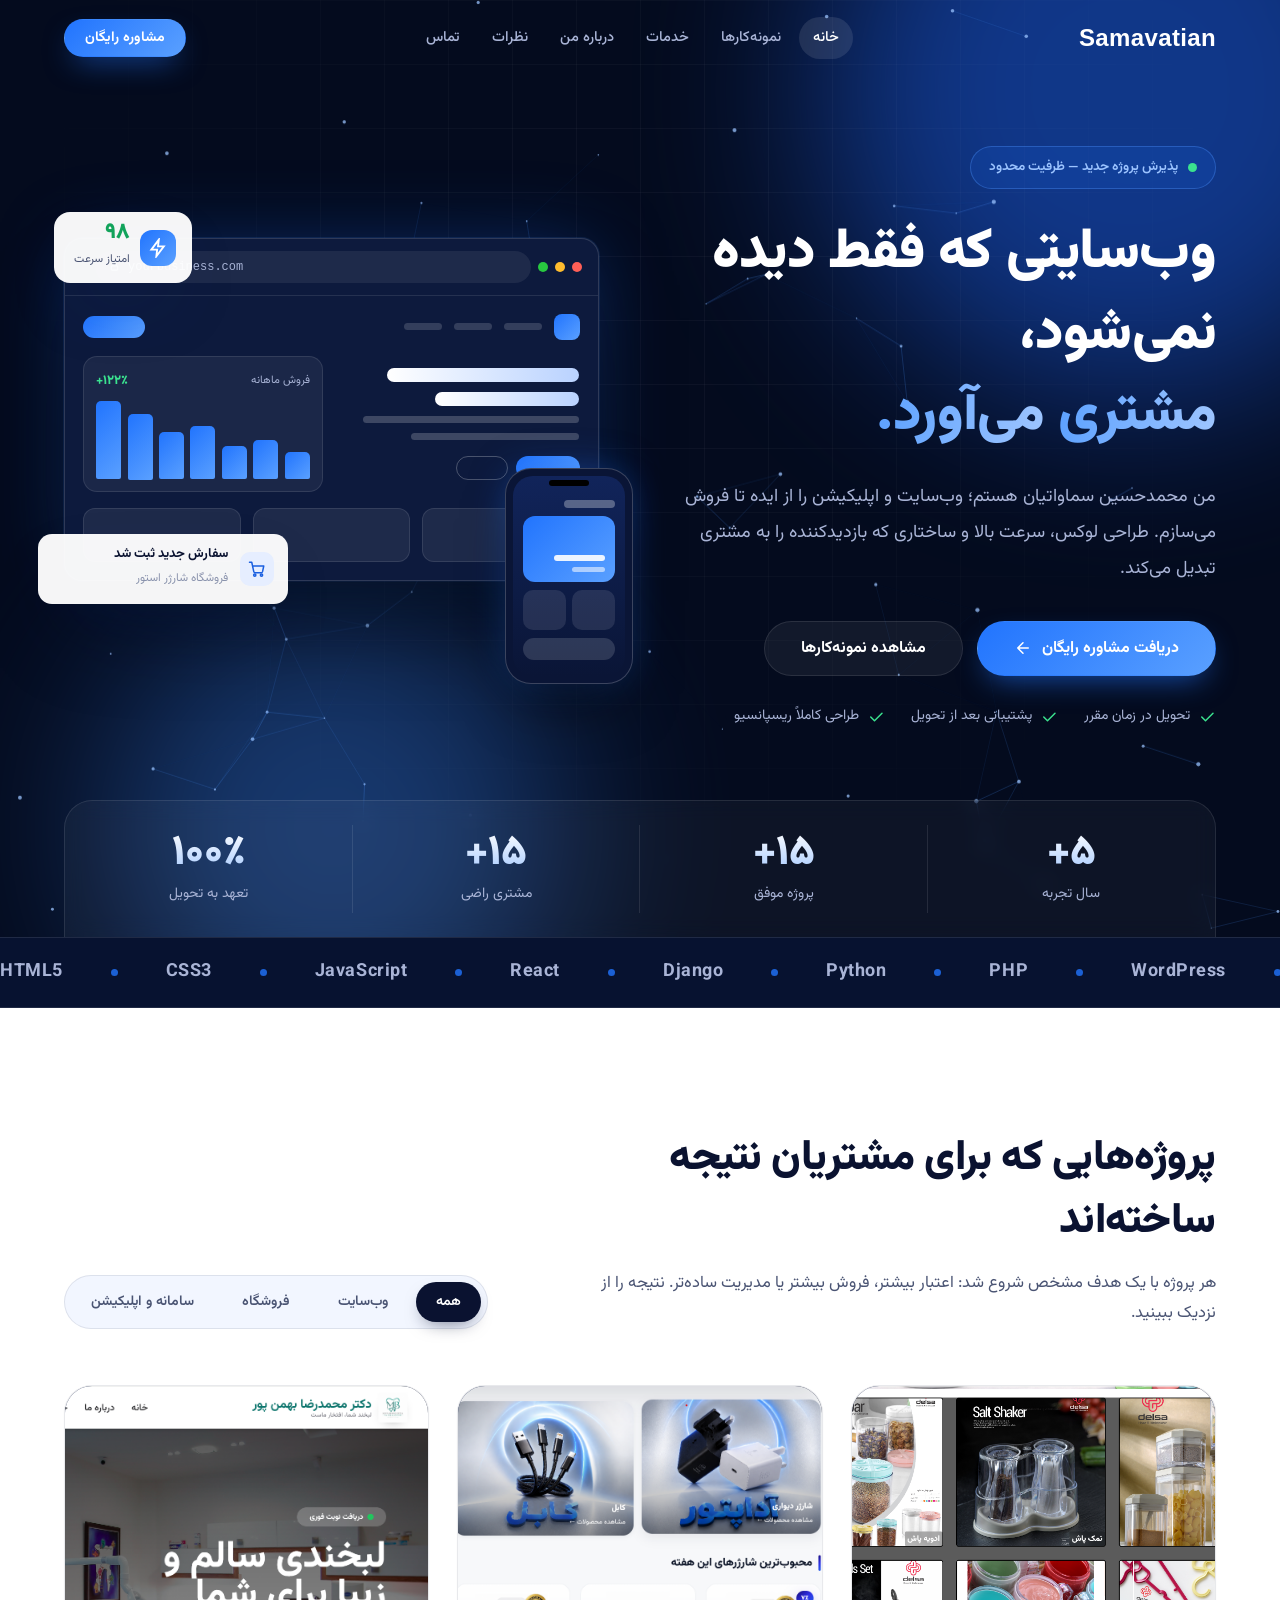
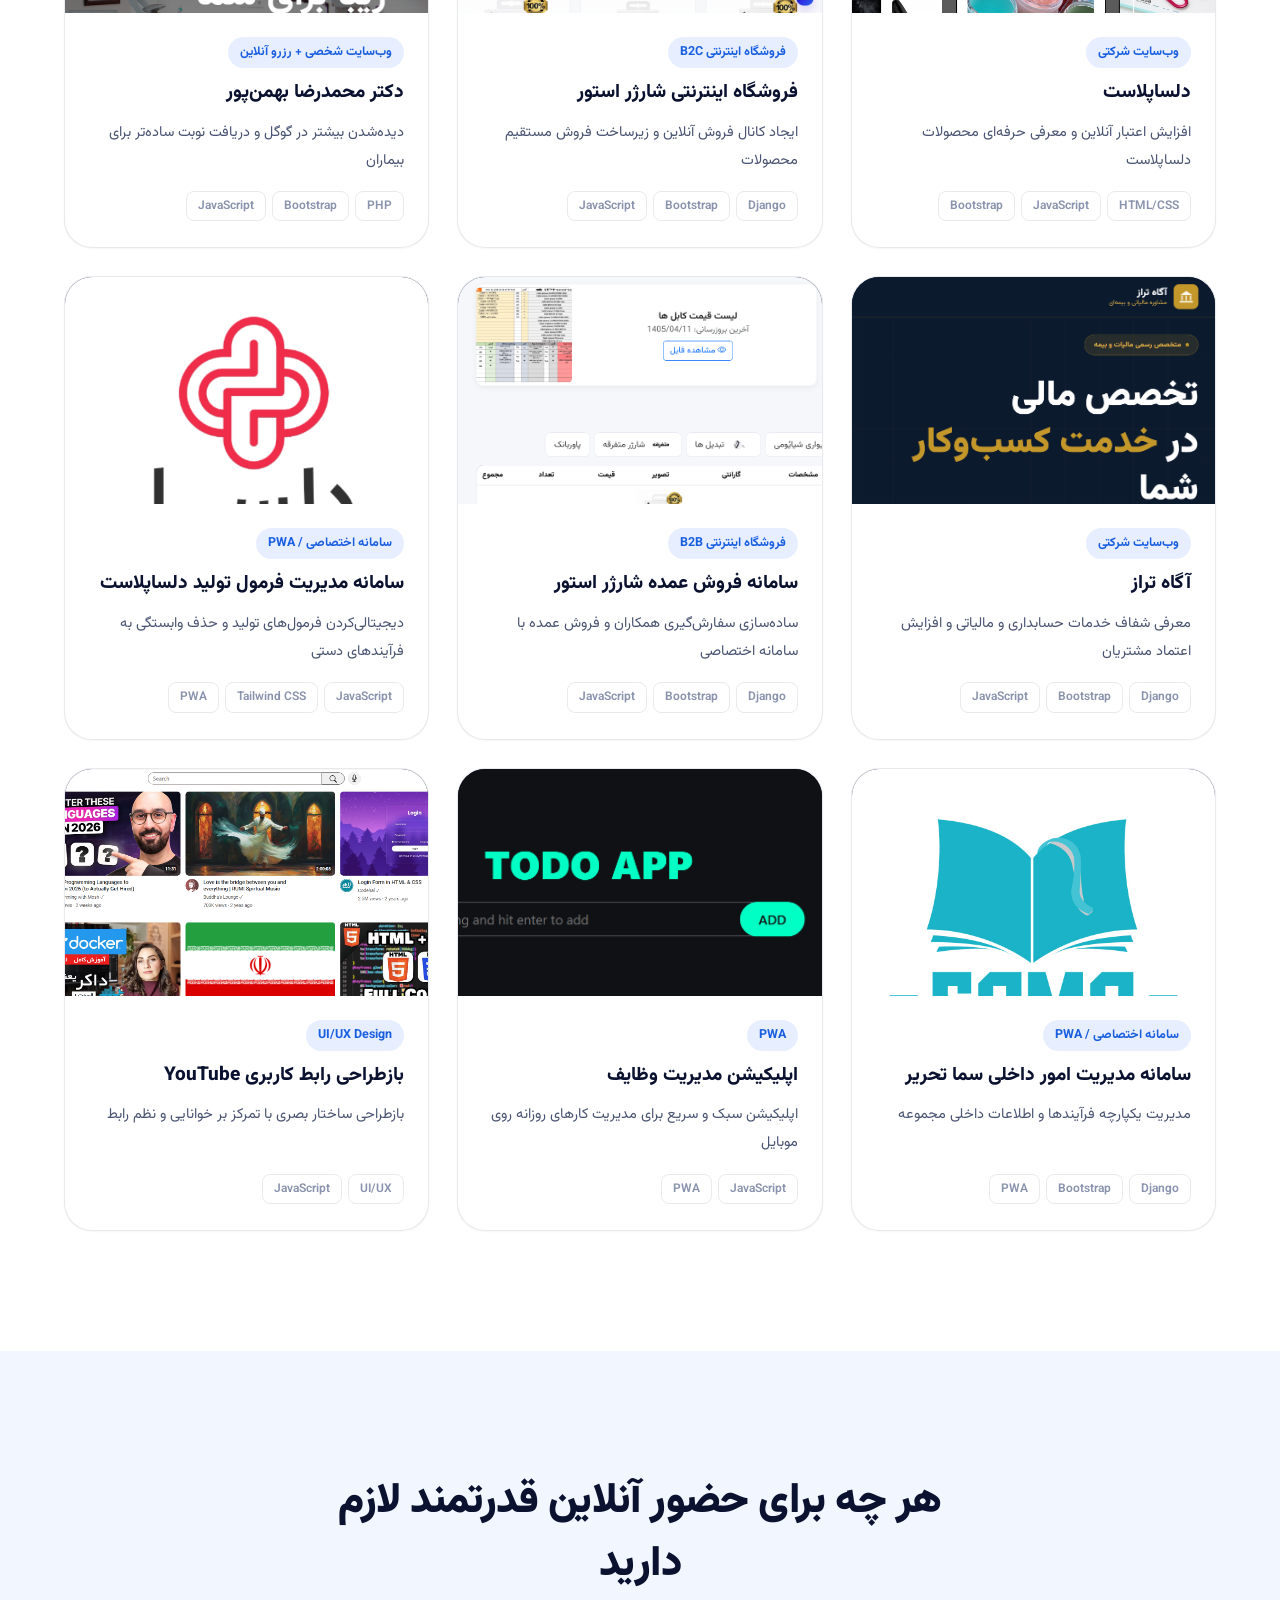
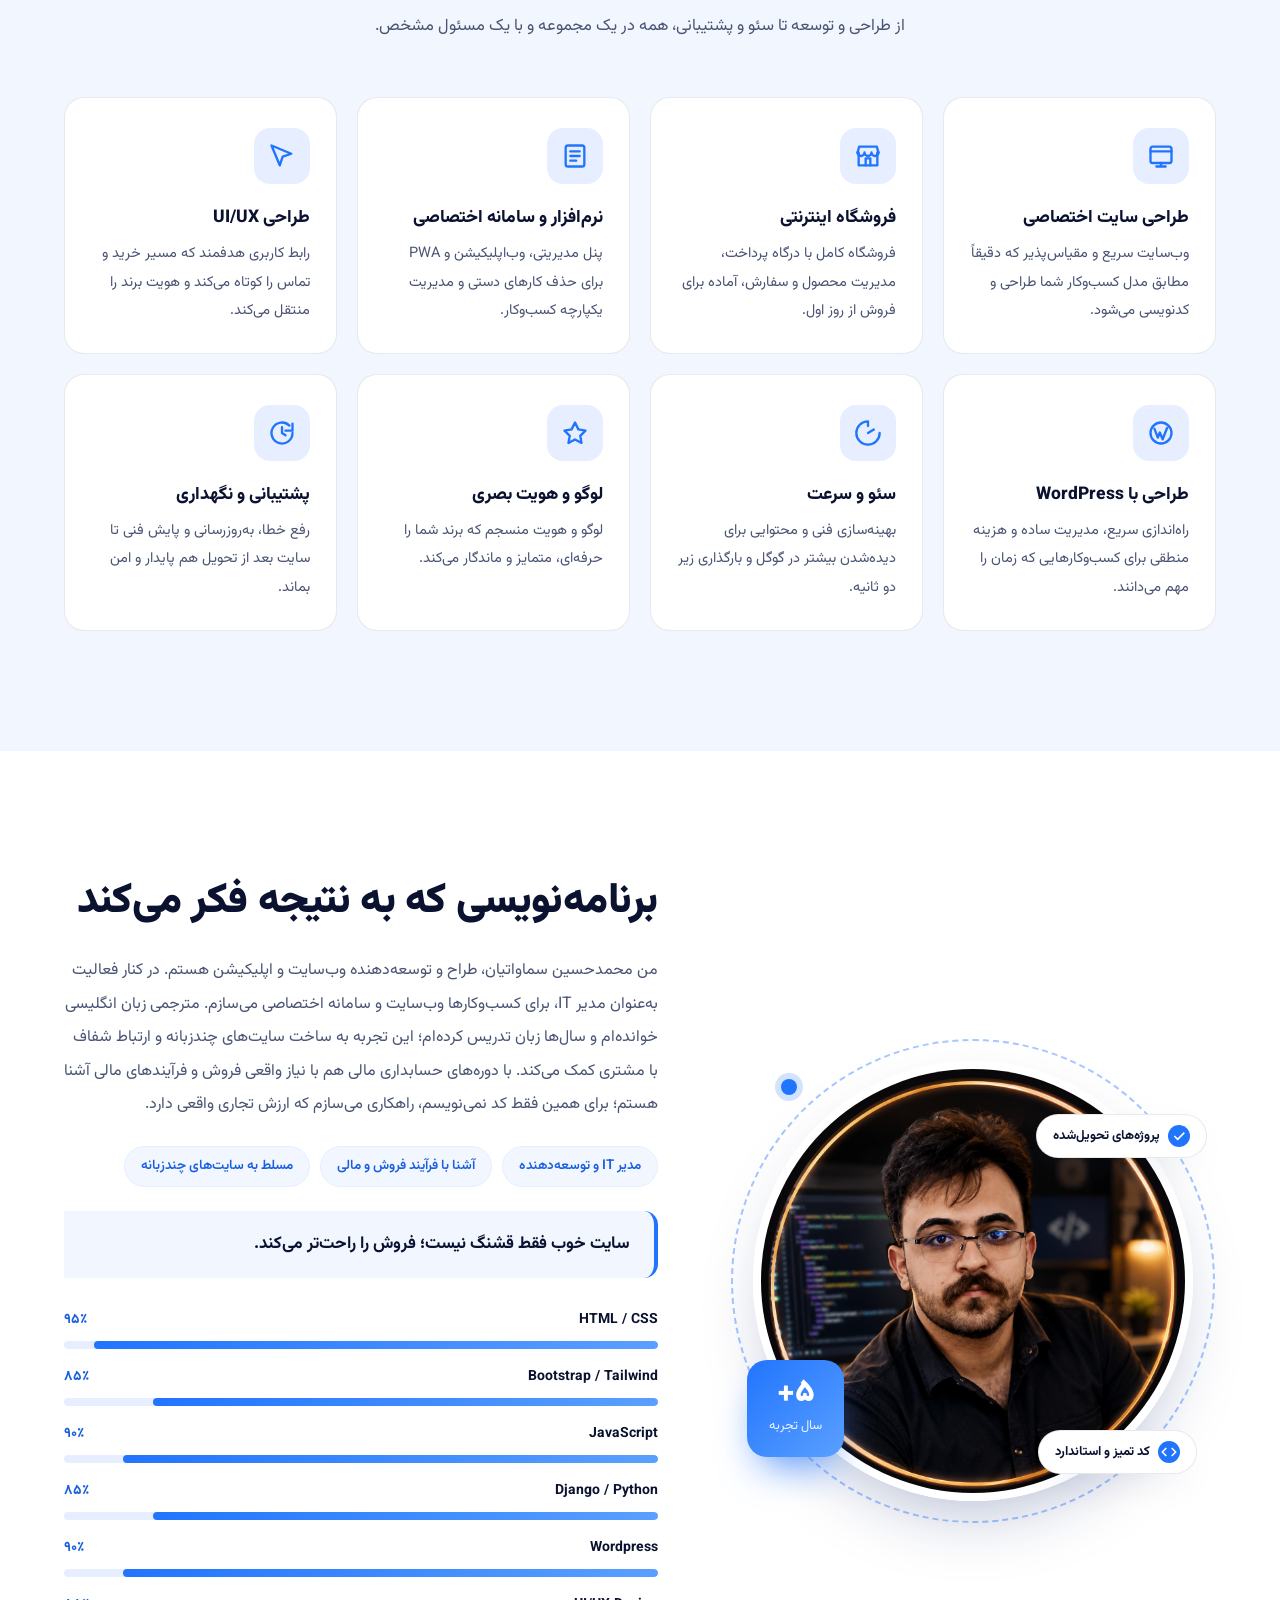
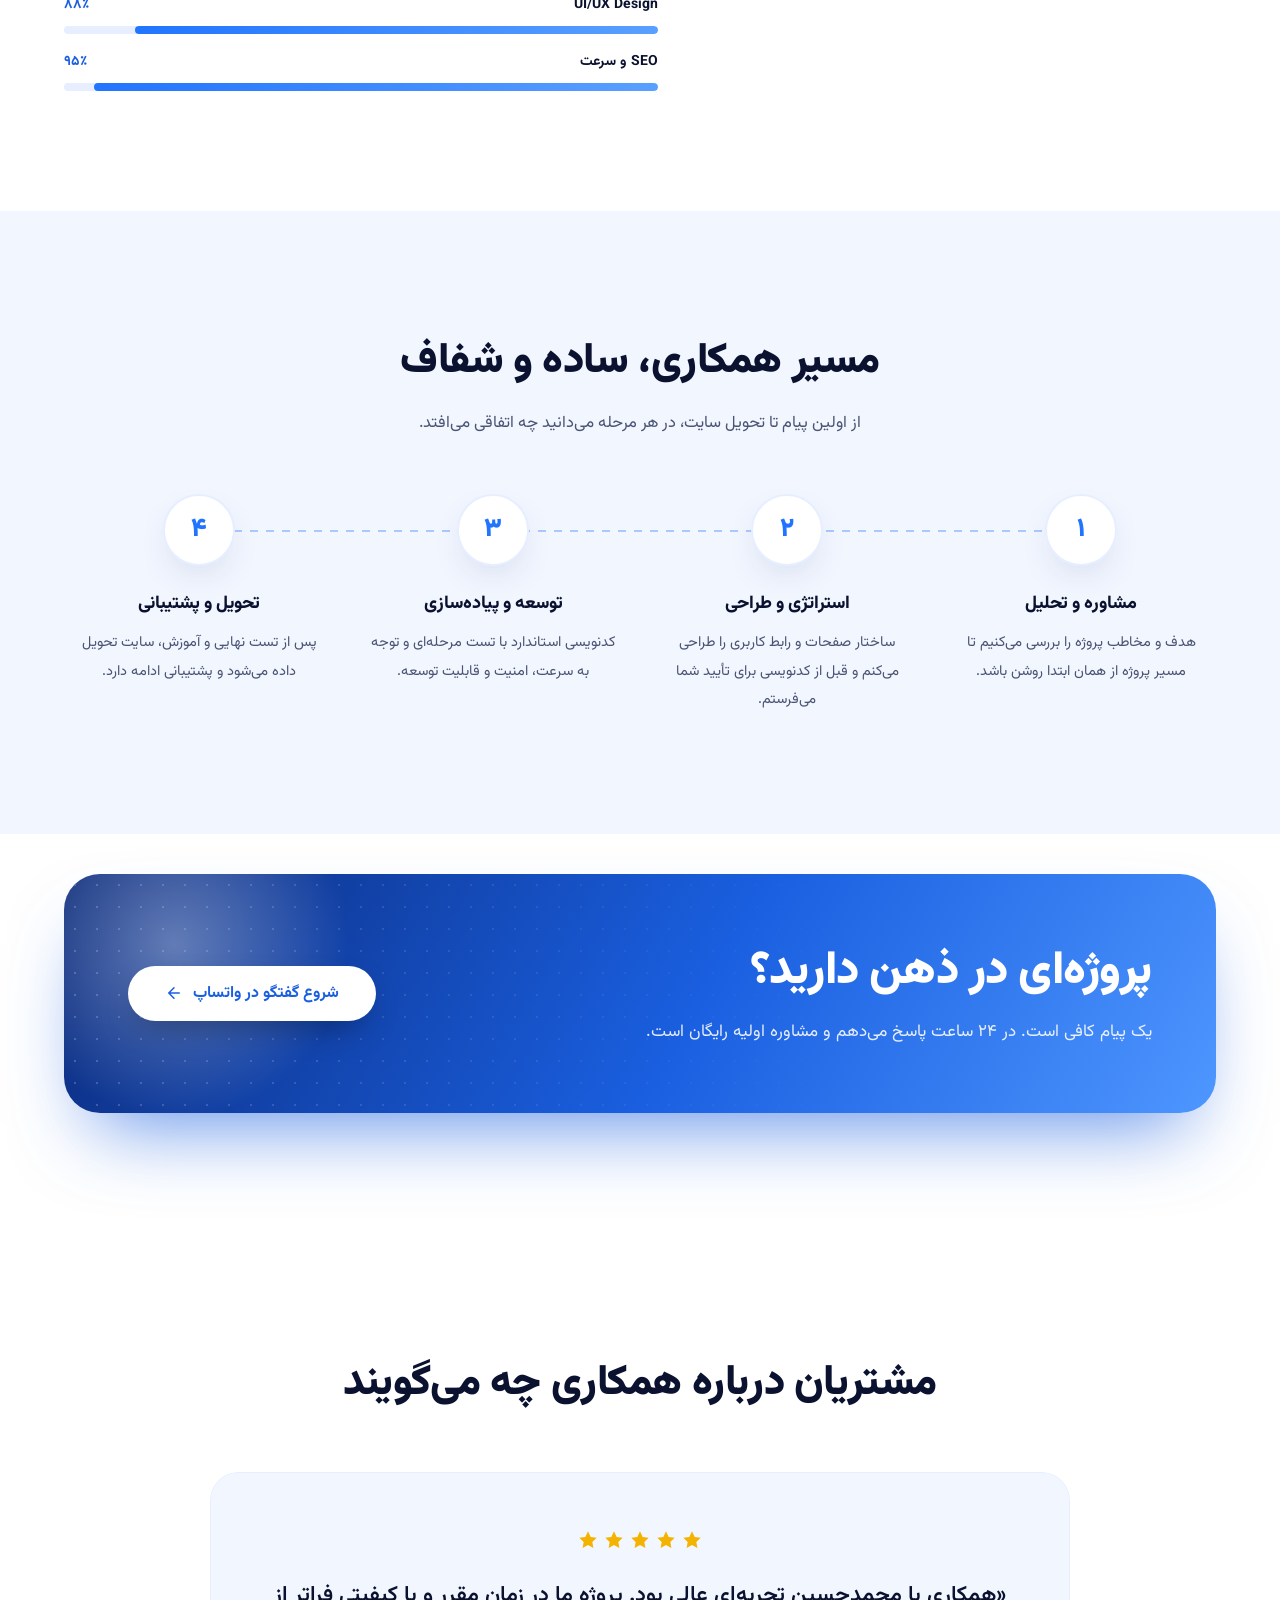
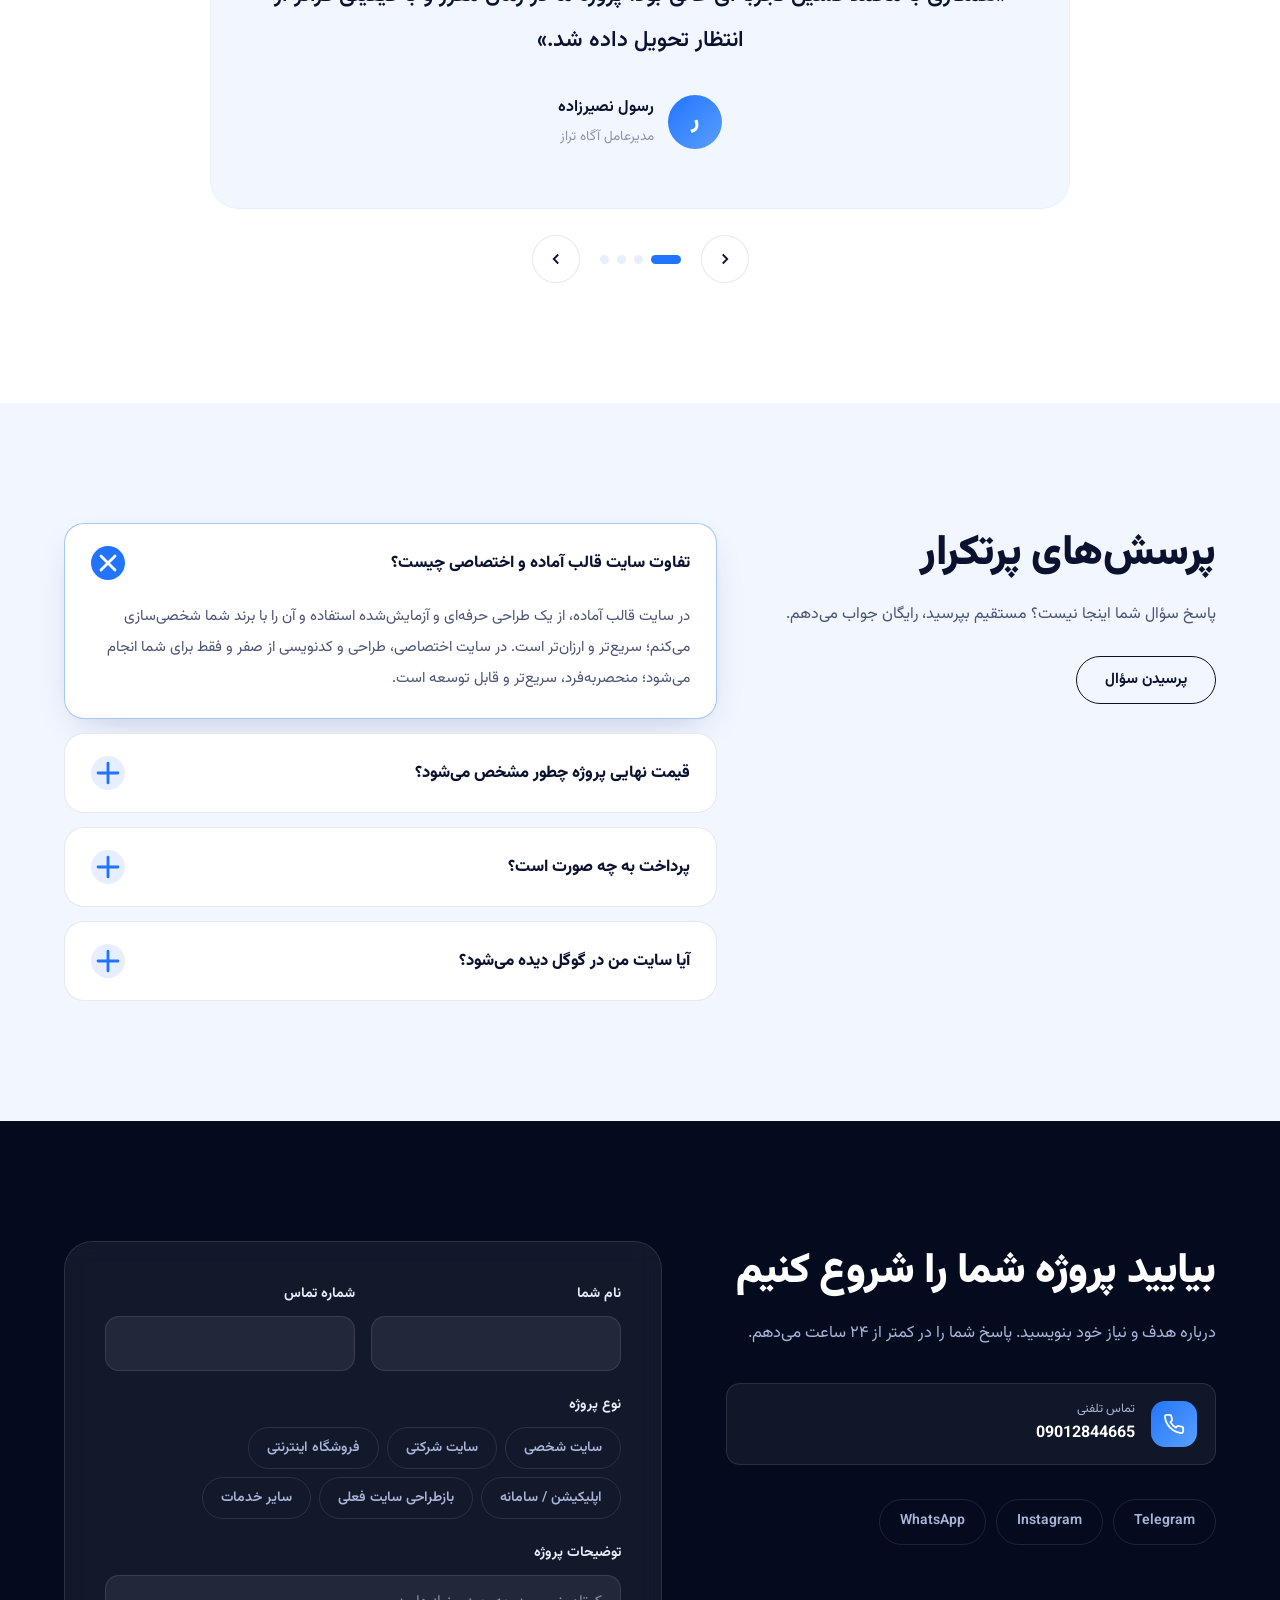
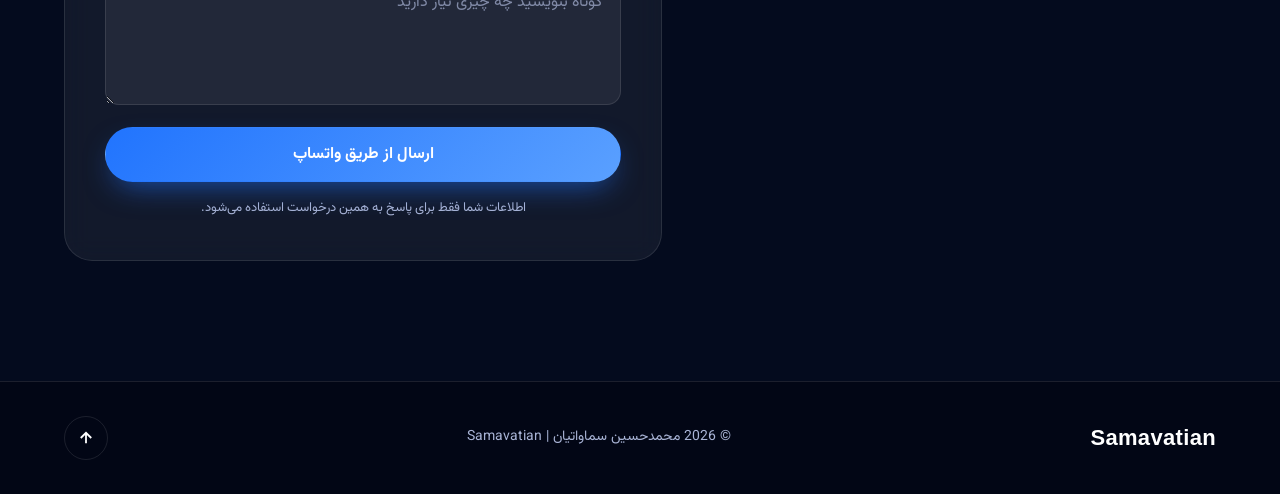
<file: index.html>
<!DOCTYPE html>
<html lang="fa" dir="rtl">
<head>
<meta charset="UTF-8">
<meta name="viewport" content="width=device-width, initial-scale=1, viewport-fit=cover">
<title>محمدحسین سماواتیان | طراح و توسعه‌دهنده وب‌سایت و اپلیکیشن</title>
<meta name="description" content="طراحی و توسعه وب‌سایت و اپلیکیشن حرفه‌ای برای افزایش فروش و جذب مشتری. سایت با قالب آماده و اختصاصی و مشاوره رایگان با محمدحسین سماواتیان.">
<meta name="theme-color" content="#040b1e">
<meta name="robots" content="index, follow">



<meta property="og:type" content="website">
<meta property="og:locale" content="fa_IR">
<meta property="og:title" content="محمدحسین سماواتیان | طراح و توسعه‌دهنده وب‌سایت و اپلیکیشن">
<meta property="og:description" content="وب‌سایتی که فقط دیده نمی‌شود، مشتری می‌آورد. مشاوره رایگان.">
<meta property="og:site_name" content="محمدحسین سماواتیان">
<meta name="twitter:card" content="summary">
<meta name="twitter:title" content="محمدحسین سماواتیان | طراح و توسعه‌دهنده وب‌سایت و اپلیکیشن">
<meta name="twitter:description" content="وب‌سایتی که فقط دیده نمی‌شود، مشتری می‌آورد.">
<link rel="preconnect" href="https://fonts.googleapis.com">
<link rel="preconnect" href="https://fonts.gstatic.com" crossorigin>
<link href="https://fonts.googleapis.com/css2?family=Vazirmatn:wght@300;400;500;600;700;800;900&display=swap" rel="stylesheet">
<link rel="stylesheet" href="css/style.css?v=20261011-1">
</head>
<body>

<div class="progress" id="progress" aria-hidden="true"></div>
<div class="cursor-glow" id="cursorGlow" aria-hidden="true"></div>

<!-- =============================== HEADER =============================== -->
<header class="site-header" id="siteHeader">
  <div class="container header-inner">
    <a href="#home" class="brand" aria-label="Samavatian">
      <span class="brand-text brand-wordmark">Samavatian</span>
    </a>
    <nav class="nav" id="nav" aria-label="منوی اصلی"></nav>
    <div class="header-actions">
      <a href="#contact" class="btn btn-primary btn-sm magnetic">مشاوره رایگان</a>
      <button class="nav-toggle" id="navToggle" aria-label="باز کردن منو" aria-expanded="false" aria-controls="nav"><span></span><span></span><span></span></button>
    </div>
  </div>
</header>

<main>
<!-- ================================ HERO ================================ -->
<section class="hero" id="home">
  <div class="hero-bg" aria-hidden="true">
    <div class="orb orb-1"></div><div class="orb orb-2"></div><div class="grid-lines"></div>
    <canvas id="particles"></canvas>
  </div>
  <div class="container hero-grid">
    <div class="hero-text">
      <span class="badge-live" id="heroBadge"><i></i></span>
      <h1 id="heroTitle"></h1>
      <p class="lead" id="heroDesc"></p>
      <div class="hero-actions" id="heroActions"></div>
      <ul class="trust" id="heroTrust"></ul>
    </div>

    <div class="hero-visual" id="heroVisual">
      <div class="float-toasts" id="heroToasts" aria-hidden="true"></div>
      <div class="browser tilt" id="tilt">
        <div class="browser-bar">
          <span></span><span></span><span></span>
          <div class="url"><svg viewBox="0 0 24 24" width="11" height="11" fill="none" stroke="currentColor" stroke-width="2.4"><rect x="5" y="11" width="14" height="9" rx="2"/><path d="M8 11V8a4 4 0 0 1 8 0v3"/></svg>yourbusiness.com</div>
        </div>
        <div class="browser-body">
          <div class="mock-nav"><i class="mock-logo"></i><span></span><span></span><span></span><b class="mock-btn"></b></div>
          <div class="mock-hero">
            <div class="mock-copy">
              <div class="mock-line w80"></div><div class="mock-line w60"></div>
              <div class="mock-line thin w90"></div><div class="mock-line thin w70"></div>
              <div class="mock-cta"><b></b><i></i></div>
            </div>
            <div class="mock-chart" aria-hidden="true">
              <div class="chart-head"><span>فروش ماهانه</span><em id="mockNum">۰٪</em></div>
              <div class="bars"><i style="--h:35%"></i><i style="--h:50%"></i><i style="--h:42%"></i><i style="--h:68%"></i><i style="--h:60%"></i><i style="--h:84%"></i><i style="--h:100%"></i></div>
            </div>
          </div>
          <div class="mock-cards"><i></i><i></i><i></i></div>
        </div>
      </div>
      <div class="phone tilt-2">
        <div class="phone-notch"></div>
        <div class="phone-screen">
          <div class="p-top"></div>
          <div class="p-card"><b></b><span></span></div>
          <div class="p-row"><i></i><i></i></div>
          <div class="p-btn"></div>
        </div>
      </div>
      <div class="speed-chip"><svg viewBox="0 0 24 24" width="18" height="18" fill="none" stroke="currentColor" stroke-width="2.2"><path d="M13 2 4 14h7l-1 8 9-12h-7l1-8Z"/></svg><div><b>۹۸</b><small>امتیاز سرعت</small></div></div>
    </div>
  </div>

  <div class="container">
    <div class="hero-stats" id="heroStats"></div>
  </div>
</section>

<div class="marquee" aria-hidden="true"><div class="marquee-track" id="marquee"></div></div>

<!-- ============================== PORTFOLIO ============================== -->
<section class="section" id="portfolio">
  <div class="container">
    <div class="section-head split">
      <div>
        <h2 id="pfTitle"></h2>
        <p id="pfText"></p>
      </div>
      <div class="filters" id="filters" role="tablist" aria-label="فیلتر نمونه‌کارها"></div>
    </div>
    <div class="portfolio-grid" id="portfolioGrid"></div>
  </div>
</section>

<!-- =============================== SERVICES =============================== -->
<section class="section section-ice" id="services">
  <div class="container">
    <div class="section-head center">
      <h2>هر چه برای حضور آنلاین قدرتمند لازم دارید</h2>
      <p>از طراحی و توسعه تا سئو و پشتیبانی، همه در یک مجموعه و با یک مسئول مشخص.</p>
    </div>
    <div class="services-grid" id="servicesGrid"></div>
  </div>
</section>

<!-- ================================= ABOUT ================================= -->
<section class="section" id="about">
  <div class="container about-grid">
    <div class="about-visual reveal">
      <div class="about-ring"></div>
      <div class="about-photo"><img id="aboutImg" alt="محمدحسین سماواتیان" loading="lazy"></div>
      <div class="about-badge" id="aboutBadge"></div>
      <div class="about-chip c1"><svg viewBox="0 0 24 24" width="16" height="16" fill="none" stroke="currentColor" stroke-width="2.4"><path d="m5 12 5 5L20 7"/></svg>پروژه‌های تحویل‌شده</div>
      <div class="about-chip c2"><svg viewBox="0 0 24 24" width="16" height="16" fill="none" stroke="currentColor" stroke-width="2.4"><path d="M8 6 2 12l6 6M16 6l6 6-6 6"/></svg>کد تمیز و استاندارد</div>
    </div>
    <div class="about-text reveal">
      <h2 id="aboutTitle"></h2>
      <p id="aboutBody"></p>
      <ul class="about-points" id="aboutPoints"></ul>
      <blockquote id="aboutQuote"></blockquote>
      <div class="skills" id="skills"></div>
    </div>
  </div>
</section>

<!-- ================================ PROCESS ================================ -->
<section class="section section-ice" id="process">
  <div class="container">
    <div class="section-head center">
      <h2>مسیر همکاری، ساده و شفاف</h2>
      <p>از اولین پیام تا تحویل سایت، در هر مرحله می‌دانید چه اتفاقی می‌افتد.</p>
    </div>
    <div class="process" id="processList"></div>
  </div>
</section>

<!-- ================================== CTA ================================== -->
<section class="cta-wrap">
  <div class="container">
    <div class="cta reveal" id="cta">
      <div class="cta-orb" aria-hidden="true"></div>
      <div class="cta-text"><h2 id="ctaTitle"></h2><p id="ctaText"></p></div>
      <a class="btn btn-light btn-lg magnetic" id="ctaBtn" target="_blank" rel="noopener"></a>
    </div>
  </div>
</section>

<!-- ============================== TESTIMONIALS ============================== -->
<section class="section" id="testimonials">
  <div class="container">
    <div class="section-head center">
      <h2>مشتریان درباره همکاری چه می‌گویند</h2>
    </div>
    <div class="testi" id="testi">
      <div class="testi-viewport"><div class="testi-track" id="testiTrack"></div></div>
      <div class="testi-nav">
        <button id="testiPrev" aria-label="قبلی"><svg viewBox="0 0 24 24" width="18" height="18" fill="none" stroke="currentColor" stroke-width="2.4"><path d="m9 6 6 6-6 6"/></svg></button>
        <div class="testi-dots" id="testiDots"></div>
        <button id="testiNext" aria-label="بعدی"><svg viewBox="0 0 24 24" width="18" height="18" fill="none" stroke="currentColor" stroke-width="2.4"><path d="m15 6-6 6 6 6"/></svg></button>
      </div>
    </div>
  </div>
</section>

<!-- ================================== FAQ ================================== -->
<section class="section section-ice" id="faq">
  <div class="container faq-grid">
    <div class="faq-intro">
      <h2>پرسش‌های پرتکرار</h2>
      <p>پاسخ سؤال شما اینجا نیست؟ مستقیم بپرسید، رایگان جواب می‌دهم.</p>
      <a href="#contact" class="btn btn-outline">پرسیدن سؤال</a>
    </div>
    <div class="faq-list" id="faqList"></div>
  </div>
</section>

<!-- ================================ CONTACT ================================ -->
<section class="section section-dark" id="contact">
  <div class="container contact-grid">
    <div class="contact-info reveal">
      <h2 id="ctTitle"></h2>
      <p id="ctText"></p>
      <div class="contact-rows" id="contactRows"></div>
      <div class="socials" id="socials"></div>
    </div>
    <form class="contact-form reveal" id="contactForm" novalidate>
      <div class="field-row">
        <label class="field"><span>نام شما</span><input type="text" name="name" required autocomplete="name"></label>
        <label class="field"><span>شماره تماس</span><input type="tel" name="phone" required inputmode="tel" autocomplete="tel" dir="ltr" style="text-align:right"></label>
      </div>
      <div class="field"><span>نوع پروژه</span><div class="chips" id="typeChips"></div></div>
      <label class="field"><span>توضیحات پروژه</span><textarea name="message" rows="4" placeholder="کوتاه بنویسید چه چیزی نیاز دارید"></textarea></label>
      <button type="submit" class="btn btn-primary btn-lg magnetic">ارسال از طریق واتساپ</button>
      <p class="form-hint" id="formHint">اطلاعات شما فقط برای پاسخ به همین درخواست استفاده می‌شود.</p>
    </form>
  </div>
</section>
</main>

<footer class="site-footer">
  <div class="container footer-inner">
    <div class="brand"><span class="brand-text brand-wordmark">Samavatian</span></div>
    <p id="footerText"></p>
    <a href="#home" class="to-top" aria-label="بازگشت به بالا"><svg viewBox="0 0 24 24" width="18" height="18" fill="none" stroke="currentColor" stroke-width="2.4"><path d="M12 19V5M5 12l7-7 7 7"/></svg></a>
  </div>
</footer>

<a class="fab" id="fab" href="#" target="_blank" rel="noopener" aria-label="گفتگو در واتساپ">
  <svg viewBox="0 0 24 24" width="26" height="26" fill="currentColor"><path d="M12.04 2a9.9 9.9 0 0 0-8.5 14.9L2 22l5.25-1.38A9.9 9.9 0 1 0 12.04 2Zm0 18.1c-1.5 0-2.96-.4-4.24-1.16l-.3-.18-3.12.82.83-3.04-.2-.31a8.1 8.1 0 1 1 7.03 3.87Zm4.45-6.06c-.24-.12-1.44-.71-1.66-.79-.22-.08-.39-.12-.55.12-.16.24-.63.79-.77.95-.14.16-.28.18-.52.06a6.6 6.6 0 0 1-1.95-1.2 7.3 7.3 0 0 1-1.35-1.68c-.14-.24-.02-.37.1-.49.1-.1.24-.28.36-.42.12-.14.16-.24.24-.4.08-.16.04-.3-.02-.42-.06-.12-.55-1.32-.75-1.81-.2-.47-.4-.41-.55-.42h-.47c-.16 0-.42.06-.64.3-.22.24-.84.82-.84 2 0 1.18.86 2.32.98 2.48.12.16 1.7 2.6 4.1 3.64.57.25 1.02.4 1.37.5.58.18 1.1.16 1.51.1.46-.07 1.44-.59 1.64-1.16.2-.57.2-1.06.14-1.16-.06-.1-.22-.16-.46-.28Z"/></svg>
  <span class="fab-pulse"></span>
</a>

<script src="js/config.js?v=20261011-1"></script>
<script src="js/script.js?v=20261011-1"></script>
</body>
</html>
</file>
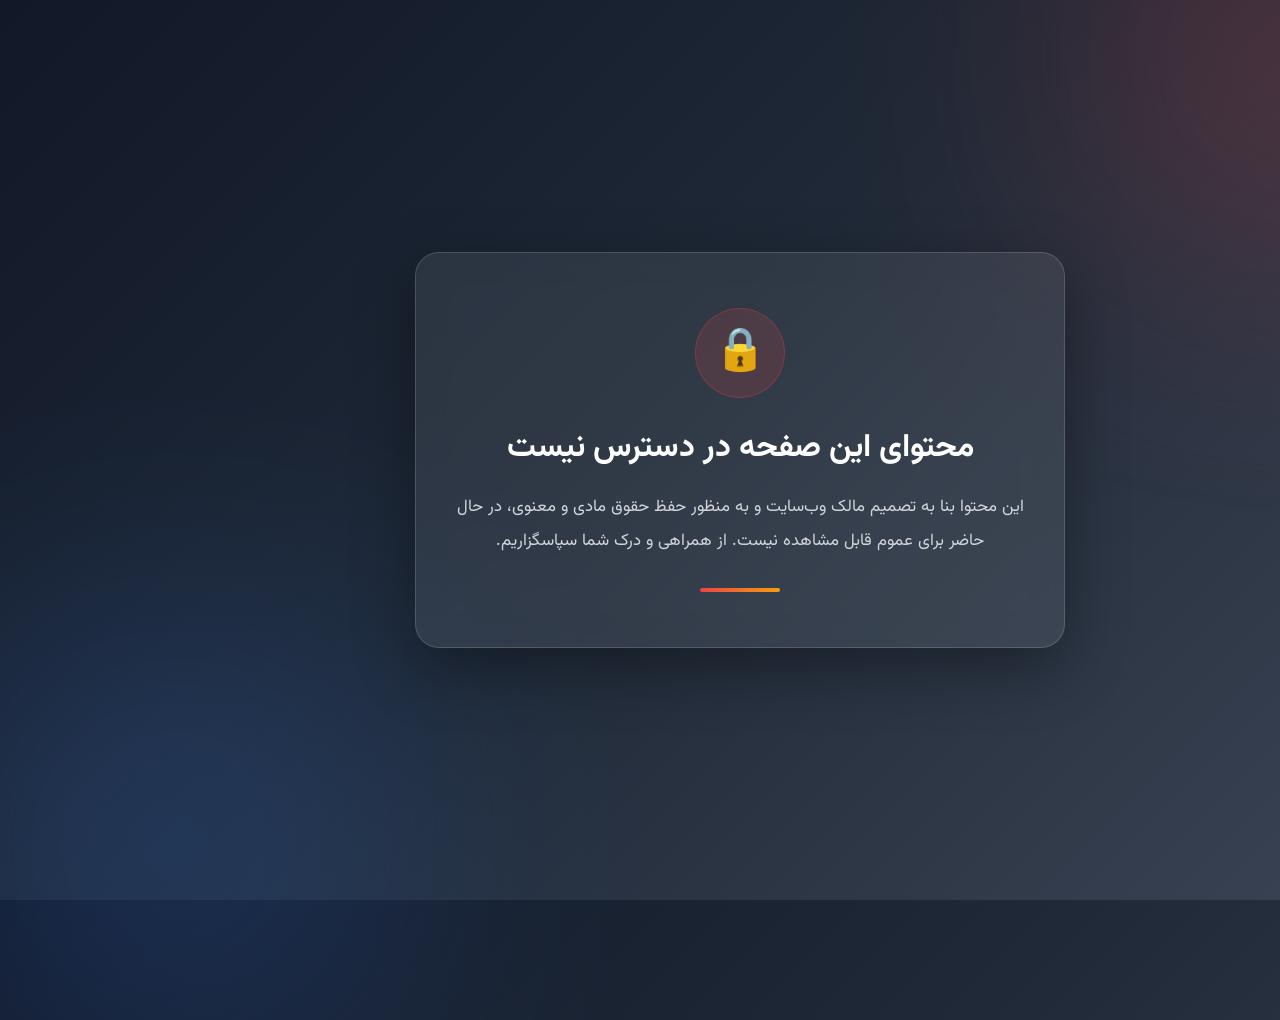
<file: forbidden.html>
<!doctype html>
<html lang="fa" dir="rtl">
  <head>
    <meta charset="UTF-8" />
    <meta name="robots" content="noindex, nofollow">
<meta name="viewport" content="width=device-width, initial-scale=1.0" />
    <title>صفحه در دسترس نیست</title>

    <link
      href="https://fonts.googleapis.com/css2?family=Vazirmatn:wght@300;400;500;700&display=swap"
      rel="stylesheet"
    />

    <style>
      * {
        margin: 0;
        padding: 0;
        box-sizing: border-box;
      }

      body {
        font-family: "Vazirmatn", sans-serif;
        min-height: 100vh;
        display: flex;
        justify-content: center;
        align-items: center;
        background: linear-gradient(135deg, #111827, #1f2937, #374151);
        overflow: hidden;
        color: #fff;
      }

      body::before,
      body::after {
        content: "";
        position: absolute;
        width: 350px;
        height: 350px;
        border-radius: 50%;
        filter: blur(140px);
        opacity: 0.4;
      }

      body::before {
        background: #ef4444;
        top: -120px;
        right: -100px;
      }

      body::after {
        background: #3b82f6;
        bottom: -120px;
        left: -100px;
      }

      .card {
        position: relative;
        z-index: 1;
        width: min(90%, 650px);
        padding: 55px 40px;
        text-align: center;
        background: rgba(255, 255, 255, 0.08);
        border: 1px solid rgba(255, 255, 255, 0.15);
        border-radius: 24px;
        backdrop-filter: blur(16px);
        box-shadow: 0 20px 60px rgba(0, 0, 0, 0.35);
      }

      .icon {
        width: 90px;
        height: 90px;
        margin: 0 auto 25px;
        border-radius: 50%;
        display: flex;
        justify-content: center;
        align-items: center;
        font-size: 42px;
        background: rgba(239, 68, 68, 0.15);
        border: 1px solid rgba(239, 68, 68, 0.3);
      }

      h1 {
        font-size: 2rem;
        margin-bottom: 18px;
        font-weight: 700;
      }

      p {
        font-size: 1.05rem;
        color: #d1d5db;
        line-height: 2;
      }

      .line {
        width: 80px;
        height: 4px;
        margin: 30px auto 0;
        border-radius: 20px;
        background: linear-gradient(90deg, #ef4444, #f59e0b);
      }

      @media (max-width: 600px) {
        .card {
          padding: 40px 25px;
        }

        h1 {
          font-size: 1.6rem;
        }

        p {
          font-size: 0.95rem;
        }
      }
    </style>
  </head>
  <body>
    <div class="card">
      <div class="icon">🔒</div>

      <h1>محتوای این صفحه در دسترس نیست</h1>

      <p>
        این محتوا بنا به تصمیم مالک وب‌سایت و به منظور حفظ حقوق مادی و معنوی، در
        حال حاضر برای عموم قابل مشاهده نیست. از همراهی و درک شما سپاسگزاریم.
      </p>

      <div class="line"></div>
    </div>
  </body>
</html>
</file>
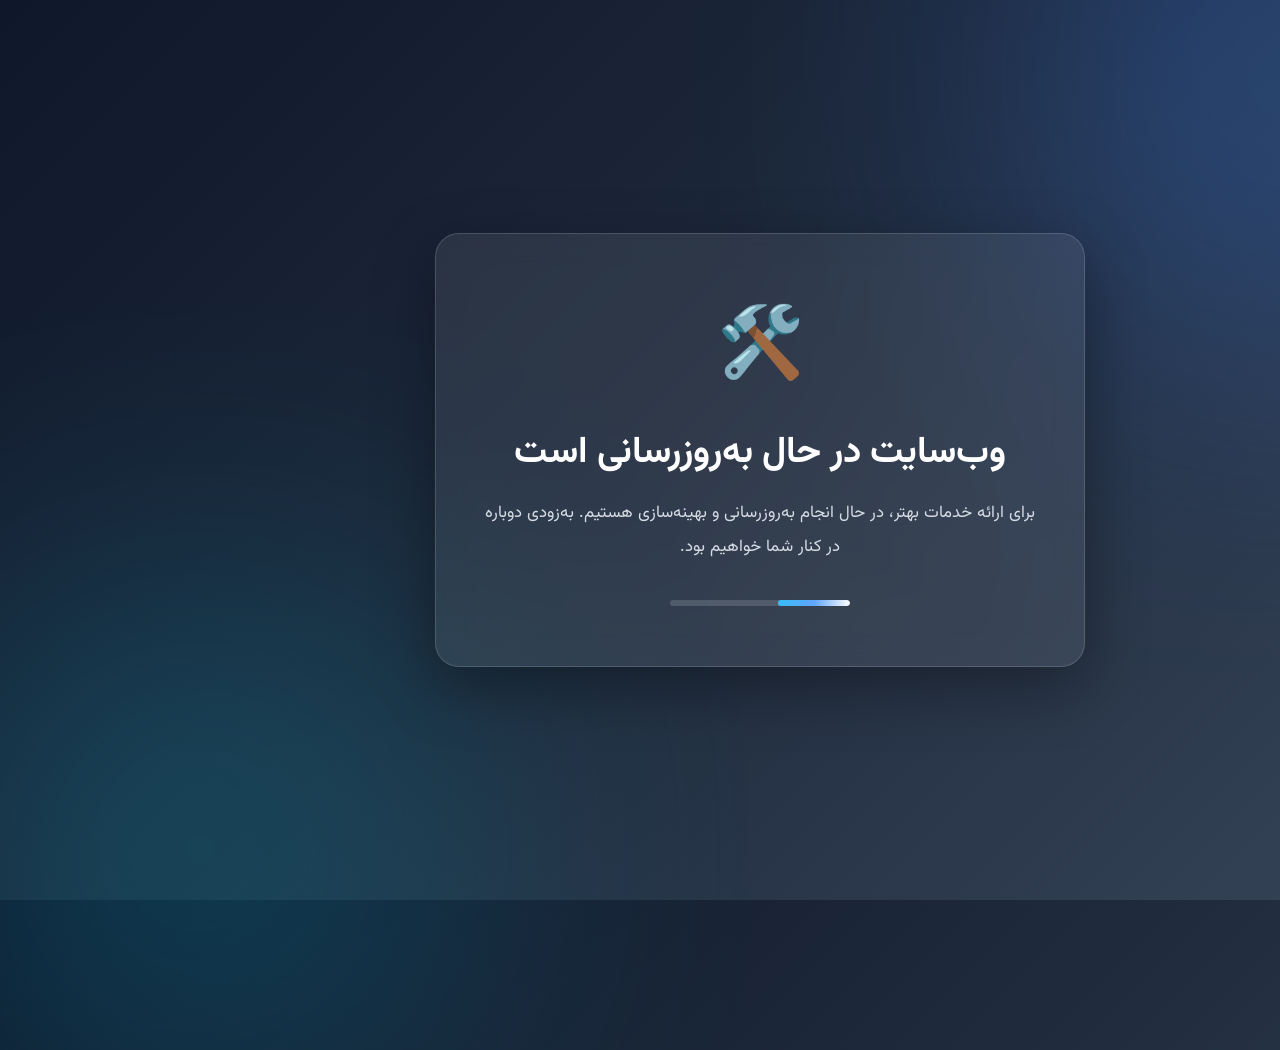
<file: update.html>
<!doctype html>
<html lang="fa" dir="rtl">
  <head>
    <meta charset="UTF-8" />
    <meta name="robots" content="noindex, nofollow">
<meta name="viewport" content="width=device-width, initial-scale=1.0" />
    <title>در حال به‌روزرسانی</title>

    <link
      href="https://fonts.googleapis.com/css2?family=Vazirmatn:wght@300;400;600;700&display=swap"
      rel="stylesheet"
    />

    <style>
      * {
        margin: 0;
        padding: 0;
        box-sizing: border-box;
      }

      body {
        font-family: "Vazirmatn", sans-serif;
        height: 100vh;
        display: flex;
        justify-content: center;
        align-items: center;
        background: linear-gradient(135deg, #0f172a, #1e293b, #334155);
        overflow: hidden;
        color: #fff;
      }

      body::before {
        content: "";
        position: absolute;
        width: 450px;
        height: 450px;
        background: #3b82f6;
        border-radius: 50%;
        filter: blur(160px);
        top: -150px;
        right: -120px;
        opacity: 0.5;
      }

      body::after {
        content: "";
        position: absolute;
        width: 400px;
        height: 400px;
        background: #06b6d4;
        border-radius: 50%;
        filter: blur(160px);
        bottom: -150px;
        left: -120px;
        opacity: 0.45;
      }

      .card {
        position: relative;
        z-index: 1;
        width: min(90%, 650px);
        padding: 60px 40px;
        text-align: center;
        border-radius: 24px;
        background: rgba(255, 255, 255, 0.08);
        border: 1px solid rgba(255, 255, 255, 0.15);
        backdrop-filter: blur(15px);
        box-shadow: 0 20px 60px rgba(0, 0, 0, 0.35);
        animation: float 4s ease-in-out infinite;
      }

      .icon {
        font-size: 70px;
        margin-bottom: 20px;
      }

      h1 {
        font-size: 2.3rem;
        margin-bottom: 15px;
        font-weight: 700;
      }

      p {
        font-size: 1.05rem;
        color: #d6dce5;
        line-height: 2;
      }

      .loader {
        margin: 35px auto 0;
        width: 180px;
        height: 6px;
        background: rgba(255, 255, 255, 0.15);
        border-radius: 30px;
        overflow: hidden;
      }

      .loader span {
        display: block;
        width: 40%;
        height: 100%;
        background: linear-gradient(90deg, #38bdf8, #60a5fa, #ffffff);
        border-radius: 30px;
        animation: loading 1.6s infinite ease-in-out;
      }

      @keyframes loading {
        0% {
          transform: translateX(-100%);
        }
        100% {
          transform: translateX(350%);
        }
      }

      @keyframes float {
        0%,
        100% {
          transform: translateY(0);
        }
        50% {
          transform: translateY(-10px);
        }
      }

      @media (max-width: 600px) {
        h1 {
          font-size: 1.8rem;
        }

        p {
          font-size: 0.95rem;
        }

        .card {
          padding: 45px 25px;
        }
      }
    </style>
  </head>
  <body>
    <div class="card">
      <div class="icon">🛠️</div>

      <h1>وب‌سایت در حال به‌روزرسانی است</h1>

      <p>
        برای ارائه خدمات بهتر، در حال انجام به‌روزرسانی و بهینه‌سازی هستیم.
        به‌زودی دوباره در کنار شما خواهیم بود.
      </p>

      <div class="loader">
        <span></span>
      </div>
    </div>
  </body>
</html>
</file>
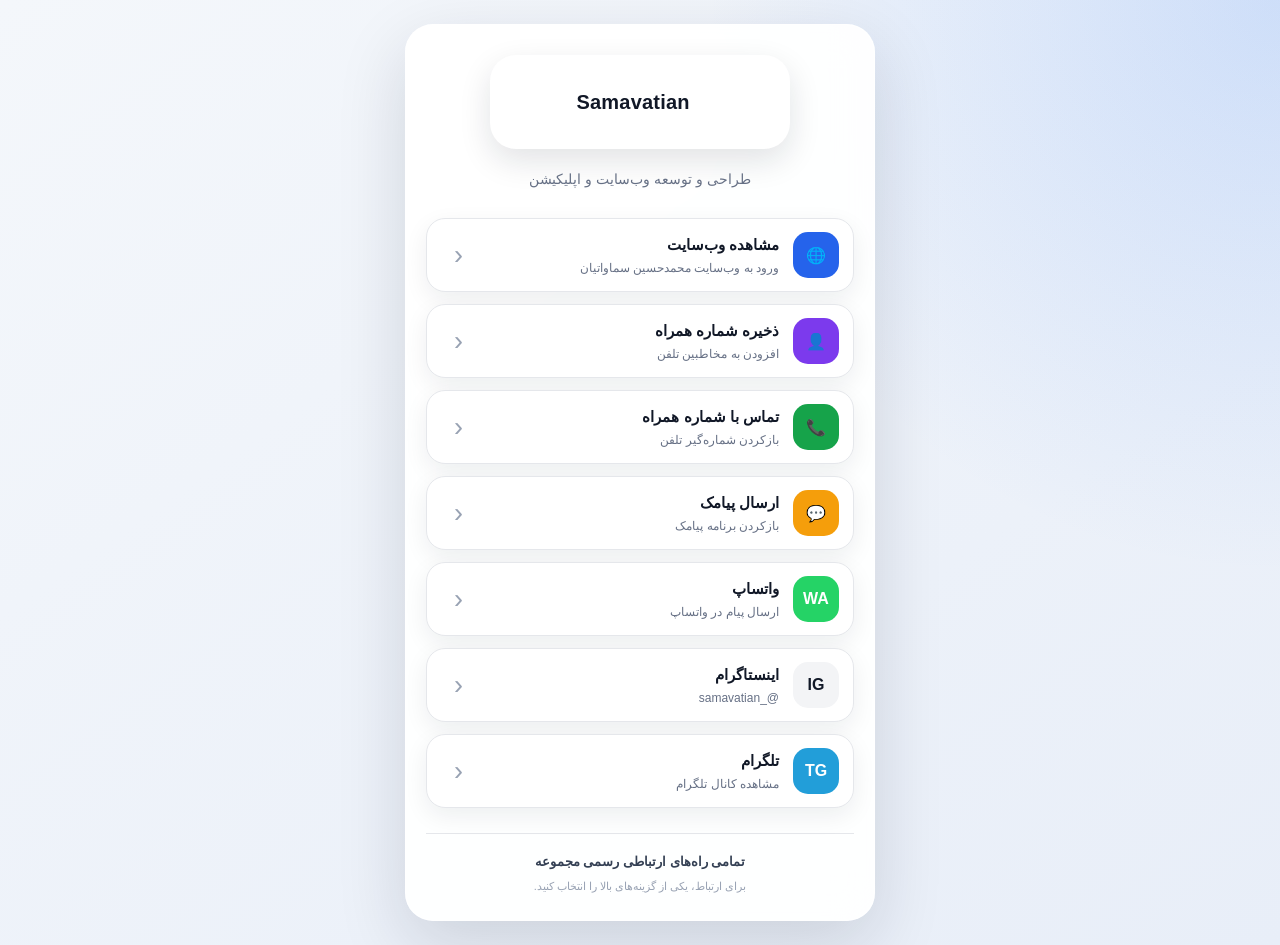
<file: contact/contact.html>
<!doctype html>
<html lang="fa" dir="rtl">
  <head>
    <meta charset="UTF-8" />

    <meta
      name="viewport"
      content="width=device-width, initial-scale=1, viewport-fit=cover"
    />

    <meta name="description" content="راه‌های ارتباطی با فروشگاه" />

    <meta name="theme-color" content="#111827" />

    <title>راه‌های ارتباطی</title>

    <link rel="stylesheet" href="./contact.css" />
  </head>

  <body>
    <main class="contact-page">
      <section class="contact-card">
        <div class="logo-wrapper">
          

          <div id="logoPlaceholder" class="logo-placeholder">Samavatian</div>
        </div>

        <header class="contact-header">
          <h1 id="businessName">Samavatian</h1>

          <p id="businessDescription">طراحی و توسعه وب‌سایت، اپلیکیشن و سامانه‌های اختصاصی</p>
        </header>

        <div class="actions">
          <a
            id="websiteButton"
            class="action-button website"
            href="#"
            target="_blank"
            rel="noopener noreferrer"
          >
            <span class="action-icon">🌐</span>

            <span class="action-content">
              <strong>مشاهده وب‌سایت</strong>
              <small>ورود به وب‌سایت محمدحسین سماواتیان</small>
            </span>

            <span class="action-arrow">‹</span>
          </a>

          <button
            id="saveContactButton"
            class="action-button save-contact"
            type="button"
          >
            <span class="action-icon">👤</span>

            <span class="action-content">
              <strong>ذخیره شماره همراه</strong>
              <small>افزودن به مخاطبین تلفن</small>
            </span>

            <span class="action-arrow">‹</span>
          </button>

          <a id="callButton" class="action-button call" href="#">
            <span class="action-icon">📞</span>

            <span class="action-content">
              <strong>تماس با شماره همراه</strong>
              <small>بازکردن شماره‌گیر تلفن</small>
            </span>

            <span class="action-arrow">‹</span>
          </a>

          <a id="smsButton" class="action-button sms" href="#">
            <span class="action-icon">💬</span>

            <span class="action-content">
              <strong>ارسال پیامک</strong>
              <small>بازکردن برنامه پیامک</small>
            </span>

            <span class="action-arrow">‹</span>
          </a>

          <a
            id="whatsappButton"
            class="action-button whatsapp"
            href="#"
            target="_blank"
            rel="noopener noreferrer"
          >
            <span class="action-icon">WA</span>

            <span class="action-content">
              <strong>واتساپ</strong>
              <small>ارسال پیام در واتساپ</small>
            </span>

            <span class="action-arrow">‹</span>
          </a>

          <a
            id="eitaaButton"
            class="action-button eitaa"
            href="#"
            target="_blank"
            rel="noopener noreferrer"
          >
            <span class="action-icon">EI</span>

            <span class="action-content">
              <strong>ایتا</strong>
              <small>ارتباط از طریق ایتا</small>
            </span>

            <span class="action-arrow">‹</span>
          </a>

          <a class="action-button" href="https://www.instagram.com/_samavatian/" target="_blank" rel="noopener noreferrer">
            <span class="action-icon">IG</span>
            <span class="action-content"><strong>اینستاگرام</strong><small>@_samavatian</small></span>
            <span class="action-arrow">‹</span>
          </a>

          <a
            id="telegramButton"
            class="action-button telegram"
            href="#"
            target="_blank"
            rel="noopener noreferrer"
          >
            <span class="action-icon">TG</span>

            <span class="action-content">
              <strong>تلگرام</strong>
              <small>مشاهده کانال تلگرام</small>
            </span>

            <span class="action-arrow">‹</span>
          </a>
        </div>

        <footer class="contact-footer">
          <p id="footerText">راه‌های ارتباطی محمدحسین سماواتیان</p>

          <small> برای ارتباط، یکی از گزینه‌های بالا را انتخاب کنید. </small>
        </footer>
      </section>
    </main>

    <div id="toast" class="toast" role="status" aria-live="polite"></div>

    <script src="./contact.js"></script>
  </body>
</html>
</file>
<file: css/style.css>
/* =========================================================================
   Samavatian — Luxury RTL Portfolio
   پالت: آبی برند + سرمه‌ای عمیق + سفید و یخی
   ========================================================================= */
:root {
  --navy-950: #040b1e;
  --navy-900: #071230;
  --navy-800: #0c1b45;
  --navy-700: #14275c;
  --blue: #2174fe;
  --blue-600: #1a5fe0;
  --blue-400: #4e96ff;
  --sky: #9cc4ff;
  --ice: #f2f6ff;
  --ice-2: #e6eeff;
  --white: #fff;

  --ink: #0a1230;
  --ink-2: #4a5473;
  --ink-3: #8a93ad;
  --line: rgba(10, 18, 48, 0.09);
  --line-dark: rgba(255, 255, 255, 0.1);
  --on-dark: #e7ecfb;
  --on-dark-2: #a9b4d6;

  --grad: linear-gradient(135deg, #2174fe 0%, #5aa0ff 100%);
  --grad-text: linear-gradient(100deg, #5aa0ff 0%, #9cc4ff 45%, #2174fe 100%);

  --r-xl: 28px;
  --r-lg: 20px;
  --r-md: 14px;
  --r-sm: 10px;

  --shadow-lg: 0 30px 70px -25px rgba(14, 40, 110, 0.35);
  --shadow-md: 0 14px 40px -18px rgba(14, 40, 110, 0.3);

  --font: "Vazirmatn", "Tahoma", system-ui, sans-serif;
  --ease: cubic-bezier(0.16, 0.84, 0.3, 1);
  --header-h: 76px;
}

*, *::before, *::after { box-sizing: border-box; }
html { overflow-x: clip; scroll-behavior: smooth; scroll-padding-top: calc(var(--header-h) + 10px); -webkit-text-size-adjust: 100%; }
body {
  margin: 0; font-family: var(--font); color: var(--ink); background: var(--white);
  line-height: 1.85; -webkit-font-smoothing: antialiased; overflow-x: hidden;
}
img { max-width: 100%; display: block; }
a { color: inherit; text-decoration: none; }
ul { margin: 0; padding: 0; list-style: none; }
h1, h2, h3, h4, p, blockquote { margin: 0; }
button, input, textarea { font-family: inherit; font-size: inherit; color: inherit; }
button { cursor: pointer; }
::selection { background: var(--blue); color: #fff; }
:focus-visible { outline: 3px solid var(--blue-400); outline-offset: 3px; border-radius: 6px; }

.container { width: 100%; max-width: 1200px; margin-inline: auto; padding-inline: 24px; }

/* ---------- scroll progress + cursor glow ---------- */
.progress { position: fixed; inset-block-start: 0; inset-inline: 0; height: 3px; z-index: 200; background: var(--grad); transform-origin: right; transform: scaleX(0); }
.cursor-glow { position: fixed; width: 420px; height: 420px; margin: -210px 0 0 -210px; border-radius: 50%; pointer-events: none; z-index: 1; background: radial-gradient(circle, rgba(33,116,254,.14), transparent 65%); opacity: 0; transition: opacity .4s; mix-blend-mode: multiply; }
.cursor-glow.on { opacity: 1; }
@media (hover: none), (max-width: 900px) { .cursor-glow { display: none; } }

/* ---------- buttons ---------- */
.btn {
  position: relative; display: inline-flex; align-items: center; justify-content: center; gap: 10px;
  padding: 14px 28px; border-radius: 999px; border: 1.5px solid transparent;
  font-weight: 700; font-size: 15px; line-height: 1.2; white-space: nowrap;
  transition: transform .35s var(--ease), box-shadow .35s var(--ease), background .3s, color .3s, border-color .3s;
  overflow: hidden; isolation: isolate;
}
.btn-sm { padding: 10px 20px; font-size: 14px; }
.btn-lg { padding: 17px 36px; font-size: 16px; }
.btn-primary { background: var(--grad); color: #fff; box-shadow: 0 12px 30px -10px rgba(33,116,254,.65); }
.btn-primary::after { content: ""; position: absolute; inset: 0; z-index: -1; background: linear-gradient(110deg, transparent 30%, rgba(255,255,255,.35) 50%, transparent 70%); transform: translateX(120%); transition: transform .8s var(--ease); }
.btn-primary:hover { box-shadow: 0 18px 38px -10px rgba(33,116,254,.8); }
.btn-primary:hover::after { transform: translateX(-120%); }
.btn-ghost { background: rgba(255,255,255,.06); color: #fff; border-color: var(--line-dark); backdrop-filter: blur(8px); }
.btn-ghost:hover { background: rgba(255,255,255,.14); border-color: rgba(255,255,255,.3); }
.btn-outline { border-color: var(--ink); color: var(--ink); }
.btn-outline:hover { background: var(--ink); color: #fff; }
.btn-light { background: #fff; color: var(--blue-600); box-shadow: 0 14px 34px -12px rgba(0,0,0,.4); }
.btn-light:hover { transform: translateY(-3px); }
.btn svg { width: 18px; height: 18px; transition: transform .35s var(--ease); }
.btn:hover svg { transform: translateX(-4px); }

/* ---------- header ---------- */
.site-header { position: fixed; inset-block-start: 0; inset-inline: 0; z-index: 100; height: var(--header-h); display: flex; align-items: center; transition: background .4s, backdrop-filter .4s, box-shadow .4s, height .4s; }
.site-header.scrolled { background: rgba(4,11,30,.78); backdrop-filter: blur(16px) saturate(1.4); box-shadow: 0 1px 0 var(--line-dark); --header-h: 68px; height: 68px; }
.header-inner { display: flex; align-items: center; justify-content: space-between; gap: 24px; }
.brand { display: inline-flex; align-items: center; gap: 10px; color: #fff; }
.brand img { border-radius: 8px; }
.brand-text { display: flex; flex-direction: column; line-height: 1.1; }
.brand-text b { font-size: 18px; font-weight: 800; letter-spacing: .02em; }
.brand-text small { font-size: 11px; color: var(--on-dark-2); font-weight: 500; }
.nav { display: flex; align-items: center; gap: 4px; }
.nav a { position: relative; padding: 8px 14px; font-size: 14.5px; font-weight: 500; color: var(--on-dark-2); border-radius: 999px; transition: color .3s, background .3s; }
.nav a:hover { color: #fff; }
.nav a.active { color: #fff; background: rgba(255,255,255,.1); }
.header-actions { display: flex; align-items: center; gap: 12px; }
.nav-toggle { display: none; width: 44px; height: 44px; border-radius: 12px; border: 1px solid var(--line-dark); background: rgba(255,255,255,.06); flex-direction: column; align-items: center; justify-content: center; gap: 5px; }
.nav-toggle span { width: 20px; height: 2px; background: #fff; border-radius: 2px; transition: transform .35s var(--ease), opacity .2s; }
.nav-toggle.open span:nth-child(1) { transform: translateY(7px) rotate(45deg); }
.nav-toggle.open span:nth-child(2) { opacity: 0; }
.nav-toggle.open span:nth-child(3) { transform: translateY(-7px) rotate(-45deg); }

/* ---------- hero ---------- */
.hero { position: relative; background: var(--navy-950); color: #fff; padding: calc(var(--header-h) + 70px) 0 0; overflow: hidden; }
.hero-bg { position: absolute; inset: 0; pointer-events: none; }
.orb { position: absolute; border-radius: 50%; filter: blur(90px); opacity: .55; animation: drift 14s ease-in-out infinite alternate; }
.orb-1 { width: 620px; height: 620px; background: #1b5be0; inset-block-start: -220px; inset-inline-start: -160px; }
.orb-2 { width: 460px; height: 460px; background: #3b8cff; inset-block-end: -120px; inset-inline-end: 8%; opacity: .35; animation-delay: -6s; }
@keyframes drift { to { transform: translate(60px, 40px) scale(1.15); } }
.grid-lines { position: absolute; inset: 0; background-image: linear-gradient(var(--line-dark) 1px, transparent 1px), linear-gradient(90deg, var(--line-dark) 1px, transparent 1px); background-size: 64px 64px; opacity: .35; -webkit-mask-image: radial-gradient(ellipse at 50% 30%, #000 20%, transparent 70%); mask-image: radial-gradient(ellipse at 50% 30%, #000 20%, transparent 70%); }
#particles { position: absolute; inset: 0; width: 100%; height: 100%; }

.hero-grid { position: relative; display: grid; grid-template-columns: 1.05fr 1fr; gap: 56px; align-items: center; padding-block-end: 70px; }
.badge-live { display: inline-flex; align-items: center; gap: 10px; padding: 8px 18px; border-radius: 999px; font-size: 13.5px; font-weight: 600; color: var(--sky); background: rgba(33,116,254,.14); border: 1px solid rgba(78,150,255,.35); }
.badge-live i { width: 9px; height: 9px; border-radius: 50%; background: #3be28f; box-shadow: 0 0 0 0 rgba(59,226,143,.7); animation: ping 1.8s infinite; }
@keyframes ping { 70% { box-shadow: 0 0 0 10px rgba(59,226,143,0); } 100% { box-shadow: 0 0 0 0 rgba(59,226,143,0); } }
.hero h1 { margin-block: 24px 22px; font-size: clamp(31px, 4.5vw, 56px); font-weight: 900; line-height: 1.45; letter-spacing: -.01em; }
.hero h1 .l1 { display: block; color: #fff; }
.hero h1 .l2 { display: block; }
.hero h1 .l2 .w > span { background: var(--grad-text); background-size: 220% auto; -webkit-background-clip: text; background-clip: text; color: transparent; animation: rise .9s var(--ease) forwards, shine 6s linear infinite; }
@keyframes shine { to { background-position: -200% center; } }
.hero h1 .w { display: inline-block; overflow: hidden; vertical-align: bottom; padding-block: .08em; margin-block: -.08em; }
.hero h1 .w > span { display: inline-block; transform: translateY(110%); animation: rise .9s var(--ease) forwards; }
@keyframes rise { to { transform: none; } }
.lead { max-width: 560px; font-size: clamp(15.5px, 1.6vw, 18px); color: var(--on-dark-2); line-height: 2; }
.hero-actions { display: flex; flex-wrap: wrap; gap: 14px; margin-block: 34px 28px; }
.trust { display: flex; flex-wrap: wrap; gap: 10px 26px; }
.trust li { display: inline-flex; align-items: center; gap: 8px; font-size: 14px; color: var(--on-dark-2); }
.trust svg { width: 18px; height: 18px; color: #3be28f; flex: none; }

.hero-text > * { opacity: 0; transform: translateY(24px); animation: fadeUp .9s var(--ease) forwards; }
.hero-text > .badge-live { animation-delay: .1s; }
.hero-text > h1 { animation: none; opacity: 1; transform: none; }
.hero-text > .lead { animation-delay: .75s; }
.hero-text > .hero-actions { animation-delay: .9s; }
.hero-text > .trust { animation-delay: 1.05s; }
@keyframes fadeUp { to { opacity: 1; transform: none; } }

/* hero visual */
.hero-visual { position: relative; perspective: 1200px; opacity: 0; animation: fadeUp 1.2s .5s var(--ease) forwards; min-height: 400px; }
.browser { position: relative; border-radius: 18px; background: #0d1a3d; border: 1px solid rgba(255,255,255,.14); box-shadow: 0 50px 100px -30px rgba(0,0,0,.7), 0 0 0 1px rgba(78,150,255,.12), 0 0 80px -10px rgba(33,116,254,.35); transform-style: preserve-3d; transition: transform .25s ease-out; animation: bob 7s ease-in-out infinite; }
@keyframes bob { 50% { translate: 0 -12px; } }
.browser-bar { display: flex; align-items: center; gap: 7px; padding: 12px 16px; border-bottom: 1px solid var(--line-dark); }
.browser-bar > span { width: 10px; height: 10px; border-radius: 50%; background: #ff5f57; }
.browser-bar > span:nth-child(2) { background: #febc2e; }
.browser-bar > span:nth-child(3) { background: #28c840; }
.url { margin-inline-start: 14px; flex: 1; display: flex; align-items: center; gap: 8px; padding: 5px 14px; border-radius: 999px; background: rgba(255,255,255,.07); color: var(--on-dark-2); font-size: 12px; direction: ltr; font-family: ui-monospace, monospace; }
.browser-body { padding: 18px; display: grid; gap: 16px; }
.mock-nav { display: flex; align-items: center; gap: 12px; }
.mock-logo { width: 26px; height: 26px; border-radius: 8px; background: var(--grad); }
.mock-nav span { width: 38px; height: 7px; border-radius: 4px; background: rgba(255,255,255,.16); }
.mock-btn { margin-inline-start: auto; width: 62px; height: 22px; border-radius: 999px; background: var(--grad); }
.mock-hero { display: grid; grid-template-columns: 1fr 1fr; gap: 16px; align-items: stretch; }
.mock-copy { display: grid; gap: 10px; align-content: center; }
.mock-line { height: 14px; border-radius: 7px; background: linear-gradient(90deg, #fff, #b9d2ff); transform-origin: right; animation: grow 1s var(--ease) both; }
.mock-line.thin { height: 7px; background: rgba(255,255,255,.2); }
.mock-line:nth-child(2) { animation-delay: .9s; } .mock-line:nth-child(3) { animation-delay: 1.1s; } .mock-line:nth-child(4) { animation-delay: 1.2s; } .mock-line:nth-child(1) { animation-delay: .8s; }
@keyframes grow { from { transform: scaleX(0); } }
.w60 { width: 60%; } .w70 { width: 70%; } .w80 { width: 80%; } .w90 { width: 90%; }
.mock-cta { display: flex; gap: 8px; margin-top: 6px; }
.mock-cta b { width: 64px; height: 24px; border-radius: 999px; background: var(--grad); }
.mock-cta i { width: 52px; height: 24px; border-radius: 999px; border: 1px solid rgba(255,255,255,.25); }
.mock-chart { padding: 12px; border-radius: 14px; background: rgba(255,255,255,.06); border: 1px solid var(--line-dark); }
.chart-head { display: flex; justify-content: space-between; align-items: center; font-size: 11px; color: var(--on-dark-2); margin-bottom: 8px; }
.chart-head em { font-style: normal; font-weight: 800; color: #3be28f; font-size: 13px; }
.bars { height: 78px; display: flex; align-items: flex-end; gap: 6px; }
.bars i { flex: 1; height: var(--h); border-radius: 5px 5px 2px 2px; background: var(--grad); transform-origin: bottom; animation: barUp 1.2s var(--ease) both; }
.bars i:nth-child(1) { animation-delay: 1.3s; } .bars i:nth-child(2) { animation-delay: 1.4s; } .bars i:nth-child(3) { animation-delay: 1.5s; } .bars i:nth-child(4) { animation-delay: 1.6s; } .bars i:nth-child(5) { animation-delay: 1.7s; } .bars i:nth-child(6) { animation-delay: 1.8s; } .bars i:nth-child(7) { animation-delay: 1.9s; }
@keyframes barUp { from { transform: scaleY(0); } }
.mock-cards { display: grid; grid-template-columns: repeat(3, 1fr); gap: 12px; }
.mock-cards i { height: 54px; border-radius: 12px; background: rgba(255,255,255,.07); border: 1px solid var(--line-dark); position: relative; overflow: hidden; }
.mock-cards i::after { content: ""; position: absolute; inset: 0; background: linear-gradient(110deg, transparent 30%, rgba(120,170,255,.28) 50%, transparent 70%); transform: translateX(120%); animation: sweep 3.5s 2s infinite; }
.mock-cards i:nth-child(2)::after { animation-delay: 2.4s; } .mock-cards i:nth-child(3)::after { animation-delay: 2.8s; }
@keyframes sweep { to { transform: translateX(-120%); } }

.phone { position: absolute; inset-inline-start: -34px; inset-block-end: -46px; width: 128px; border-radius: 26px; padding: 7px; background: #0a1536; border: 1px solid rgba(255,255,255,.2); box-shadow: 0 30px 60px -20px rgba(0,0,0,.7), 0 0 40px -8px rgba(33,116,254,.5); animation: bob 6s -2s ease-in-out infinite; z-index: 3; }
.phone-notch { position: absolute; inset-block-start: 11px; inset-inline: 0; margin-inline: auto; width: 40px; height: 6px; border-radius: 4px; background: #000; z-index: 1; }
.phone-screen { border-radius: 20px; padding: 24px 10px 12px; background: linear-gradient(180deg, #11245a, #0a1536); display: grid; gap: 8px; min-height: 200px; align-content: start; }
.p-top { height: 8px; width: 55%; border-radius: 4px; background: rgba(255,255,255,.3); }
.p-card { height: 66px; border-radius: 12px; background: var(--grad); padding: 10px; display: grid; gap: 6px; align-content: end; }
.p-card b { height: 6px; width: 70%; background: rgba(255,255,255,.9); border-radius: 3px; } .p-card span { height: 5px; width: 45%; background: rgba(255,255,255,.55); border-radius: 3px; }
.p-row { display: grid; grid-template-columns: 1fr 1fr; gap: 6px; } .p-row i { height: 40px; border-radius: 10px; background: rgba(255,255,255,.1); }
.p-btn { height: 22px; border-radius: 999px; background: rgba(255,255,255,.14); }

.speed-chip { position: absolute; inset-inline-end: -10px; inset-block-start: -26px; display: flex; align-items: center; gap: 10px; padding: 10px 16px 10px 20px; border-radius: 16px; background: rgba(255,255,255,.96); color: var(--ink); box-shadow: var(--shadow-lg); z-index: 3; animation: bob 5.5s -1s ease-in-out infinite; }
.speed-chip svg { color: #fff; background: var(--grad); padding: 8px; width: 36px; height: 36px; border-radius: 12px; }
.speed-chip b { display: block; font-size: 22px; font-weight: 900; line-height: 1; color: #12a35b; }
.speed-chip small { font-size: 11.5px; color: var(--ink-2); }

.float-toasts { position: absolute; inset-inline-end: -26px; inset-block-end: 34px; width: 250px; z-index: 4; display: grid; gap: 10px; }
.toast { display: flex; align-items: center; gap: 12px; padding: 11px 14px; border-radius: 14px; background: rgba(255,255,255,.96); color: var(--ink); box-shadow: var(--shadow-lg); animation: toastIn .7s var(--ease) both; }
.toast.out { animation: toastOut .5s ease forwards; }
.toast .ic { width: 34px; height: 34px; border-radius: 10px; background: var(--ice-2); color: var(--blue-600); display: grid; place-items: center; flex: none; }
.toast .ic svg { width: 18px; height: 18px; }
.toast b { display: block; font-size: 13px; line-height: 1.4; } .toast small { font-size: 11.5px; color: var(--ink-3); }
@keyframes toastIn { from { opacity: 0; transform: translateX(40px) scale(.9); } }
@keyframes toastOut { to { opacity: 0; transform: translateY(-14px) scale(.95); } }

.hero-stats { position: relative; display: grid; grid-template-columns: repeat(4, 1fr); border: 1px solid var(--line-dark); border-radius: var(--r-xl) var(--r-xl) 0 0; background: rgba(255,255,255,.04); backdrop-filter: blur(10px); border-bottom: 0; }
.stat { padding: 28px 20px; text-align: center; position: relative; }
.stat + .stat::before { content: ""; position: absolute; inset-block: 24px; inset-inline-start: 0; width: 1px; background: var(--line-dark); }
.stat b { display: block; font-size: clamp(28px, 3.4vw, 42px); font-weight: 900; line-height: 1.2; background: linear-gradient(180deg, #fff, #9cc4ff); -webkit-background-clip: text; background-clip: text; color: transparent; }
.stat span { font-size: 14px; color: var(--on-dark-2); }

/* ---------- marquee ---------- */
.marquee { direction: ltr; background: var(--navy-900); border-block: 1px solid var(--line-dark); overflow: hidden; padding-block: 18px; }
.marquee-track { display: flex; width: max-content; gap: 48px; animation: marquee 38s linear infinite; direction: ltr; }
.marquee:hover .marquee-track { animation-play-state: paused; }
.marquee-track span { display: inline-flex; align-items: center; gap: 48px; font-weight: 700; font-size: 18px; color: var(--on-dark-2); white-space: nowrap; letter-spacing: .03em; transition: color .3s; }
.marquee-track span::after { content: ""; width: 7px; height: 7px; border-radius: 50%; background: var(--blue); opacity: .8; }
.marquee-track span:hover { color: #fff; }
@keyframes marquee { to { transform: translateX(-50%); } }

/* ---------- sections ---------- */
.section { position: relative; padding-block: 120px; overflow-x: clip; }
.section-ice { background: var(--ice); }
.section-dark { background: var(--navy-950); color: #fff; overflow: hidden; }
.section-head { max-width: 680px; margin-bottom: 56px; }
.section-head.center { margin-inline: auto; text-align: center; }
.section-head.split { max-width: none; display: flex; align-items: flex-end; justify-content: space-between; gap: 32px; flex-wrap: wrap; }
.section-head.split > div:first-child { max-width: 620px; }
h2 { font-size: clamp(26px, 3.6vw, 42px); font-weight: 900; line-height: 1.5; letter-spacing: -.01em; }
.section-head p { margin-top: 14px; color: var(--ink-2); font-size: 16.5px; }
.section-dark .section-head p { color: var(--on-dark-2); }

.reveal { opacity: 0; transform: translateY(36px); transition: opacity .9s var(--ease), transform .9s var(--ease); transition-delay: var(--d, 0s); }
.reveal.in { opacity: 1; transform: none; }

/* ---------- portfolio ---------- */
.filters { display: flex; flex-wrap: wrap; gap: 8px; padding: 6px; border-radius: 999px; background: var(--ice); border: 1px solid var(--line); }
.filters button { padding: 9px 20px; border-radius: 999px; border: 0; background: transparent; font-weight: 600; font-size: 14px; color: var(--ink-2); transition: background .3s, color .3s, box-shadow .3s; }
.filters button.active { background: var(--ink); color: #fff; box-shadow: 0 8px 18px -8px rgba(10,18,48,.6); }
.filters button:not(.active):hover { color: var(--blue-600); }

.portfolio-grid { display: grid; grid-template-columns: repeat(3, 1fr); gap: 28px; }
.proj { position: relative; display: flex; flex-direction: column; border-radius: var(--r-xl); background: #fff; border: 1px solid var(--line); overflow: hidden; box-shadow: 0 1px 2px rgba(10,18,48,.04); transition: transform .5s var(--ease), box-shadow .5s var(--ease), border-color .4s, opacity .4s; }
.proj:hover { transform: translateY(-8px); box-shadow: var(--shadow-lg); border-color: rgba(33,116,254,.35); }
.proj.hide { display: none; }
.proj.pop { animation: pop .6s var(--ease) both; }
@keyframes pop { from { opacity: 0; transform: scale(.94) translateY(20px); } }
.proj-thumb { position: relative; aspect-ratio: 16 / 10; background: linear-gradient(135deg, var(--navy-800), var(--navy-950)); overflow: hidden; }
.proj-thumb::before { content: ""; position: absolute; inset: 0; background-image: radial-gradient(rgba(255,255,255,.12) 1px, transparent 1px); background-size: 16px 16px; }
.proj-thumb img { position: relative; width: 100%; height: 100%; object-fit: cover; object-position: top center; transition: transform 1.2s var(--ease); }
.proj:hover .proj-thumb img { transform: scale(1.07); }
.proj-thumb::after { content: ""; position: absolute; inset: 0; background: linear-gradient(180deg, transparent 55%, rgba(4,11,30,.55)); opacity: 0; transition: opacity .4s; }
.proj:hover .proj-thumb::after { opacity: 1; }
.proj-open { position: absolute; z-index: 2; inset-inline-start: 16px; inset-block-end: 16px; display: inline-flex; align-items: center; gap: 8px; padding: 9px 16px; border-radius: 999px; background: #fff; color: var(--ink); font-size: 13px; font-weight: 700; opacity: 0; transform: translateY(12px); transition: opacity .4s, transform .4s var(--ease); }
.proj-open svg { width: 15px; height: 15px; }
.proj:hover .proj-open { opacity: 1; transform: none; }
.proj-body { padding: 24px 24px 26px; display: flex; flex-direction: column; gap: 10px; flex: 1; }
.proj-cat { align-self: flex-start; font-size: 12.5px; font-weight: 700; color: var(--blue-600); background: var(--ice-2); padding: 4px 12px; border-radius: 999px; }
.proj h3 { font-size: 19px; font-weight: 800; line-height: 1.6; }
.proj p { font-size: 14.5px; color: var(--ink-2); line-height: 1.95; }
.proj-tags { display: flex; flex-wrap: wrap; gap: 6px; margin-top: auto; padding-top: 6px; }
.proj-tags span { font-size: 12px; padding: 3px 11px; border-radius: 8px; border: 1px solid var(--line); color: var(--ink-3); font-weight: 600; direction: ltr; }

/* ---------- services ---------- */
.services-grid { display: grid; grid-template-columns: repeat(4, 1fr); gap: 20px; }
.svc { position: relative; padding: 30px 26px 28px; border-radius: var(--r-lg); background: #fff; border: 1px solid var(--line); overflow: hidden; transition: transform .5s var(--ease), box-shadow .5s var(--ease), border-color .4s, background .5s; }
.svc::before { content: ""; position: absolute; inset: 0; background: var(--grad); opacity: 0; transition: opacity .5s; z-index: 0; }
.svc > * { position: relative; z-index: 1; transition: color .4s; }
.svc:hover { transform: translateY(-8px); box-shadow: var(--shadow-lg); }
.svc:hover::before { opacity: 1; }
.svc:hover h3, .svc:hover p { color: #fff; }
.svc:hover p { color: rgba(255,255,255,.85); }
.svc-ic { width: 56px; height: 56px; border-radius: 16px; display: grid; place-items: center; margin-bottom: 20px; background: var(--ice-2); color: var(--blue); transition: background .4s, color .4s, transform .5s var(--ease); }
.svc:hover .svc-ic { background: rgba(255,255,255,.2); color: #fff; transform: rotate(-8deg) scale(1.1); }
.svc-ic svg { width: 28px; height: 28px; }
.svc h3 { font-size: 17.5px; font-weight: 800; line-height: 1.6; margin-bottom: 8px; }
.svc p { font-size: 14.5px; color: var(--ink-2); line-height: 1.95; }

/* ---------- pricing ---------- */
.pricing-glow { position: absolute; inset-inline: 0; inset-block-start: -200px; margin-inline: auto; width: 900px; max-width: 100%; height: 600px; background: radial-gradient(ellipse, rgba(33,116,254,.35), transparent 65%); pointer-events: none; }
.section-dark .container { position: relative; }
.price-switch { position: relative; display: grid; grid-template-columns: 1fr 1fr; width: min(460px, 100%); margin: 0 auto; padding: 6px; border-radius: 999px; background: rgba(255,255,255,.06); border: 1px solid var(--line-dark); }
.price-switch button { position: relative; z-index: 1; padding: 13px 10px; border: 0; background: none; border-radius: 999px; font-weight: 700; font-size: 15px; color: var(--on-dark-2); transition: color .35s; }
.price-switch button.active { color: #fff; }
.price-switch .thumb { position: absolute; z-index: 0; inset-block: 6px; inset-inline-start: 6px; width: calc(50% - 6px); border-radius: 999px; background: var(--grad); box-shadow: 0 10px 24px -8px rgba(33,116,254,.8); transition: transform .5s var(--ease); }
.price-switch[data-i="1"] .thumb { transform: translateX(-100%); }
.price-sub { text-align: center; color: var(--on-dark-2); margin: 16px 0 48px; font-size: 15px; min-height: 28px; }

.pricing-grid { display: grid; grid-template-columns: repeat(3, 1fr); gap: 24px; align-items: stretch; }
.plan { position: relative; display: flex; flex-direction: column; padding: 36px 30px 32px; border-radius: var(--r-xl); background: linear-gradient(180deg, rgba(255,255,255,.07), rgba(255,255,255,.025)); border: 1px solid var(--line-dark); backdrop-filter: blur(8px); transition: transform .5s var(--ease), border-color .4s, box-shadow .5s var(--ease); animation: planIn .7s var(--ease) both; animation-delay: var(--d, 0s); }
@keyframes planIn { from { opacity: 0; transform: translateY(40px) scale(.97); } }
.plan:hover { transform: translateY(-10px); border-color: rgba(78,150,255,.55); box-shadow: 0 30px 70px -30px rgba(33,116,254,.7); }
.plan.popular { background: linear-gradient(180deg, #2174fe 0%, #1347b8 100%); border-color: rgba(255,255,255,.35); box-shadow: 0 40px 90px -30px rgba(33,116,254,.9); }
@media (min-width: 981px) { .plan.popular { transform: translateY(-14px); } .plan.popular:hover { transform: translateY(-24px); } }
.plan-flag { position: absolute; inset-block-start: -14px; inset-inline-start: 28px; padding: 5px 16px; border-radius: 999px; background: #fff; color: var(--blue-600); font-size: 12.5px; font-weight: 800; box-shadow: 0 8px 20px -6px rgba(0,0,0,.4); }
.plan h3 { font-size: 24px; font-weight: 900; }
.plan-desc { margin-top: 4px; font-size: 14px; color: var(--on-dark-2); min-height: 52px; }
.plan.popular .plan-desc { color: rgba(255,255,255,.85); }
.plan-price { margin-block: 18px 6px; display: flex; align-items: baseline; flex-wrap: wrap; gap: 8px; }
.plan-price .from { font-size: 14px; color: var(--on-dark-2); font-weight: 600; }
.plan.popular .from, .plan.popular .cur { color: rgba(255,255,255,.85); }
.plan-price b { font-size: clamp(32px, 3.6vw, 42px); font-weight: 900; line-height: 1.2; letter-spacing: -.01em; }
.plan-price .cur { font-size: 14px; color: var(--on-dark-2); }
.plan-time { display: inline-flex; align-items: center; gap: 8px; font-size: 13.5px; color: var(--sky); margin-bottom: 22px; }
.plan.popular .plan-time { color: #fff; }
.plan-time svg { width: 16px; height: 16px; }
.plan ul { display: grid; gap: 12px; padding-top: 22px; border-top: 1px solid var(--line-dark); margin-bottom: 30px; }
.plan.popular ul { border-color: rgba(255,255,255,.25); }
.plan li { display: flex; gap: 12px; font-size: 14.5px; color: var(--on-dark); line-height: 1.7; }
.plan li svg { flex: none; width: 20px; height: 20px; padding: 3px; margin-top: 3px; border-radius: 50%; color: #fff; background: rgba(78,150,255,.35); }
.plan.popular li svg { background: rgba(255,255,255,.28); }
.plan .btn { margin-top: auto; width: 100%; }
.plan:not(.popular) .btn { background: rgba(255,255,255,.08); color: #fff; border-color: var(--line-dark); box-shadow: none; }
.plan:not(.popular) .btn:hover { background: var(--grad); border-color: transparent; }
.plan.popular .btn { background: #fff; color: var(--blue-600); box-shadow: 0 14px 30px -12px rgba(0,0,0,.5); }

.included { display: flex; align-items: center; justify-content: center; flex-wrap: wrap; gap: 14px 22px; margin-top: 60px; padding: 20px 28px; border-radius: var(--r-lg); background: rgba(255,255,255,.05); border: 1px dashed rgba(255,255,255,.2); }
.included > span { font-weight: 800; }
.included ul { display: flex; flex-wrap: wrap; gap: 8px 22px; }
.included li { display: inline-flex; align-items: center; gap: 8px; font-size: 14px; color: var(--on-dark-2); }
.included li svg { width: 16px; height: 16px; color: #3be28f; }
.price-note { text-align: center; margin-top: 22px; font-size: 14px; color: var(--on-dark-2); }

/* ---------- about ---------- */
.about-grid { display: grid; grid-template-columns: .9fr 1.1fr; gap: 72px; align-items: center; }
.about-visual { position: relative; max-width: 440px; margin-inline: auto; width: 100%; }
.about-photo { position: relative; z-index: 1; border-radius: 50%; overflow: hidden; aspect-ratio: 1; box-shadow: var(--shadow-lg); border: 8px solid #fff; }
.about-photo img { width: 100%; height: 100%; object-fit: cover; transition: transform 1.2s var(--ease); }
.about-visual:hover .about-photo img { transform: scale(1.06); }
.about-ring { position: absolute; inset: -22px; border-radius: 50%; border: 2px dashed rgba(33,116,254,.4); animation: spin 40s linear infinite; }
.about-ring::before { content: ""; position: absolute; inset-block-start: 8%; inset-inline-end: 10%; width: 16px; height: 16px; border-radius: 50%; background: var(--blue); box-shadow: 0 0 0 6px rgba(33,116,254,.2); }
@keyframes spin { to { transform: rotate(360deg); } }
.about-badge { position: absolute; z-index: 2; inset-inline-end: -6px; inset-block-end: 10%; padding: 16px 22px; text-align: center; border-radius: 20px; background: var(--grad); color: #fff; box-shadow: 0 20px 40px -14px rgba(33,116,254,.8); animation: bob 5s ease-in-out infinite; }
.about-badge b { display: block; font-size: 32px; font-weight: 900; line-height: 1.1; } .about-badge span { font-size: 13px; opacity: .9; }
.about-chip { position: absolute; z-index: 2; display: inline-flex; align-items: center; gap: 8px; padding: 9px 16px; border-radius: 999px; background: #fff; border: 1px solid var(--line); box-shadow: var(--shadow-md); font-size: 13px; font-weight: 700; animation: bob 6s ease-in-out infinite; }
.about-chip svg { color: #fff; background: var(--blue); padding: 3px; width: 22px; height: 22px; border-radius: 50%; }
.about-chip.c1 { inset-inline-start: -14px; inset-block-start: 12%; }
.about-chip.c2 { inset-inline-start: -4px; inset-block-end: 6%; animation-delay: -3s; }
.about-text h2 { margin-bottom: 20px; }
.about-text > p { color: var(--ink-2); font-size: 16px; line-height: 2.1; }
.about-points { display: flex; flex-wrap: wrap; gap: 10px; margin-block: 24px; }
.about-points li { padding: 7px 16px; border-radius: 999px; background: var(--ice); border: 1px solid var(--ice-2); font-size: 13.5px; font-weight: 600; color: var(--blue-600); }
.about-text blockquote { position: relative; padding: 18px 24px; border-inline-start: 4px solid var(--blue); background: var(--ice); border-radius: 0 var(--r-md) var(--r-md) 0; font-weight: 700; font-size: 17px; margin-bottom: 30px; }
.skills { display: grid; gap: 16px; }
.skill-top { display: flex; justify-content: space-between; font-size: 14px; font-weight: 700; margin-bottom: 7px; }
.skill-top em { font-style: normal; color: var(--blue-600); }
.skill-bar { height: 8px; border-radius: 99px; background: var(--ice-2); overflow: hidden; }
.skill-bar i { display: block; height: 100%; width: 0; border-radius: inherit; background: var(--grad); transition: width 1.6s var(--ease); }

/* ---------- process ---------- */
.process { position: relative; display: grid; grid-template-columns: repeat(4, 1fr); gap: 24px; counter-reset: step; }
.process::before { content: ""; position: absolute; inset-block-start: 36px; inset-inline: 12% ; height: 2px; background: repeating-linear-gradient(90deg, var(--blue) 0 8px, transparent 8px 16px); opacity: .35; }
.step { position: relative; text-align: center; padding: 0 8px; }
.step-n { position: relative; z-index: 1; width: 72px; height: 72px; margin: 0 auto 22px; border-radius: 50%; display: grid; place-items: center; background: #fff; border: 2px solid var(--ice-2); color: var(--blue); font-size: 26px; font-weight: 900; box-shadow: var(--shadow-md); transition: background .4s, color .4s, transform .5s var(--ease), border-color .4s; }
.step:hover .step-n { background: var(--blue); color: #fff; border-color: var(--blue); transform: scale(1.12) rotate(-6deg); }
.step h3 { font-size: 18px; font-weight: 800; margin-bottom: 8px; }
.step p { font-size: 14.5px; color: var(--ink-2); line-height: 1.95; }

/* ---------- CTA ---------- */
.cta-wrap { padding-block: 40px 120px; }
.cta { position: relative; overflow: hidden; display: flex; align-items: center; justify-content: space-between; gap: 32px; flex-wrap: wrap; padding: clamp(36px, 5vw, 64px); border-radius: 36px; color: #fff; background: linear-gradient(120deg, #0b2a7a 0%, #1a5fe0 55%, #4e96ff 100%); box-shadow: 0 40px 80px -30px rgba(26,95,224,.7); }
.cta::before { content: ""; position: absolute; inset: 0; background-image: radial-gradient(rgba(255,255,255,.2) 1.2px, transparent 1.2px); background-size: 22px 22px; -webkit-mask-image: linear-gradient(90deg, #000, transparent 70%); mask-image: linear-gradient(90deg, #000, transparent 70%); }
.cta-orb { position: absolute; inset-inline-end: -80px; inset-block-start: -120px; width: 380px; height: 380px; border-radius: 50%; background: radial-gradient(circle, rgba(255,255,255,.35), transparent 65%); animation: drift 9s ease-in-out infinite alternate; }
.cta-text { position: relative; max-width: 620px; }
.cta h2 { font-size: clamp(28px, 4vw, 46px); }
.cta p { margin-top: 10px; font-size: 17px; color: rgba(255,255,255,.88); }
.cta .btn { position: relative; }

/* ---------- testimonials ---------- */
.testi { max-width: 860px; margin-inline: auto; }
.testi-viewport { overflow: hidden; border-radius: var(--r-xl); }
.testi-track { display: flex; transition: transform .8s var(--ease); }
.testi-card { flex: 0 0 100%; padding: clamp(32px, 5vw, 56px); text-align: center; background: var(--ice); border: 1px solid var(--ice-2); border-radius: var(--r-xl); }
.testi-stars { display: flex; justify-content: center; gap: 4px; color: #f5b301; margin-bottom: 22px; }
.testi-stars svg { width: 22px; height: 22px; }
.testi-card p { font-size: clamp(17px, 2.2vw, 22px); font-weight: 600; line-height: 2.05; margin-bottom: 30px; }
.testi-person { display: inline-flex; align-items: center; gap: 14px; text-align: start; }
.testi-av { width: 54px; height: 54px; border-radius: 50%; display: grid; place-items: center; background: var(--grad); color: #fff; font-weight: 900; font-size: 22px; }
.testi-person b { display: block; font-size: 16px; } .testi-person small { color: var(--ink-3); font-size: 13.5px; }
.testi-nav { display: flex; align-items: center; justify-content: center; gap: 20px; margin-top: 26px; }
.testi-nav > button { width: 48px; height: 48px; border-radius: 50%; border: 1.5px solid var(--line); background: #fff; display: grid; place-items: center; transition: background .3s, color .3s, border-color .3s, transform .3s var(--ease); }
.testi-nav > button:hover { background: var(--blue); color: #fff; border-color: var(--blue); transform: scale(1.08); }
.testi-dots { display: flex; gap: 8px; }
.testi-dots button { width: 9px; height: 9px; padding: 0; border: 0; border-radius: 99px; background: var(--ice-2); transition: width .4s var(--ease), background .3s; }
.testi-dots button.active { width: 30px; background: var(--blue); }

/* ---------- FAQ ---------- */
.faq-grid { display: grid; grid-template-columns: .8fr 1.2fr; gap: 64px; align-items: start; }
.faq-intro { position: sticky; inset-block-start: calc(var(--header-h) + 30px); }
.faq-intro p { margin-block: 14px 26px; color: var(--ink-2); }
.faq-list { display: grid; gap: 14px; }
.faq-item { border-radius: var(--r-lg); background: #fff; border: 1px solid var(--line); overflow: hidden; transition: border-color .4s, box-shadow .4s; }
.faq-item.open { border-color: rgba(33,116,254,.4); box-shadow: var(--shadow-md); }
.faq-q { width: 100%; display: flex; align-items: center; justify-content: space-between; gap: 16px; padding: 22px 26px; border: 0; background: none; text-align: start; font-weight: 800; font-size: 16.5px; line-height: 1.7; }
.faq-q .pm { flex: none; width: 34px; height: 34px; border-radius: 50%; background: var(--ice-2); color: var(--blue); display: grid; place-items: center; transition: transform .5s var(--ease), background .3s, color .3s; }
.faq-item.open .pm { transform: rotate(45deg); background: var(--blue); color: #fff; }
.faq-a { display: grid; grid-template-rows: 0fr; transition: grid-template-rows .5s var(--ease); }
.faq-item.open .faq-a { grid-template-rows: 1fr; }
.faq-a > div { overflow: hidden; }
.faq-a p { padding: 0 26px 24px; color: var(--ink-2); font-size: 15px; line-height: 2.05; }

/* ---------- contact ---------- */
.contact-grid { display: grid; grid-template-columns: .9fr 1.1fr; gap: 64px; align-items: start; }
.contact-info h2 { margin-bottom: 14px; }
.contact-info > p { color: var(--on-dark-2); font-size: 16.5px; }
.contact-rows { display: grid; gap: 14px; margin-block: 34px; }
.crow { display: flex; align-items: center; gap: 16px; padding: 16px 18px; border-radius: var(--r-md); background: rgba(255,255,255,.05); border: 1px solid var(--line-dark); transition: background .3s, transform .4s var(--ease), border-color .3s; }
a.crow:hover { background: rgba(33,116,254,.18); border-color: rgba(78,150,255,.5); transform: translateX(-6px); }
.crow .ic { width: 46px; height: 46px; border-radius: 14px; background: var(--grad); display: grid; place-items: center; flex: none; }
.crow .ic svg { width: 22px; height: 22px; }
.crow small { display: block; font-size: 12.5px; color: var(--on-dark-2); line-height: 1.5; } .crow b { font-size: 16px; font-weight: 700; direction: ltr; unicode-bidi: plaintext; }
.socials { display: flex; flex-wrap: wrap; gap: 10px; }
.socials a { padding: 9px 20px; border-radius: 999px; border: 1px solid var(--line-dark); font-size: 14px; font-weight: 600; color: var(--on-dark-2); transition: background .3s, color .3s, border-color .3s, transform .4s var(--ease); }
.socials a:hover { background: #fff; color: var(--navy-950); transform: translateY(-3px); }

.contact-form { display: grid; gap: 22px; padding: clamp(24px, 4vw, 40px); border-radius: var(--r-xl); background: rgba(255,255,255,.06); border: 1px solid var(--line-dark); backdrop-filter: blur(12px); }
.field-row { display: grid; grid-template-columns: 1fr 1fr; gap: 16px; }
.field { display: grid; gap: 8px; }
.field > span { font-size: 14px; font-weight: 700; color: var(--on-dark); }
.field input, .field textarea { width: 100%; padding: 14px 18px; border-radius: var(--r-md); background: rgba(255,255,255,.07); border: 1.5px solid var(--line-dark); color: #fff; transition: border-color .3s, background .3s, box-shadow .3s; resize: vertical; }
.field input::placeholder, .field textarea::placeholder { color: var(--on-dark-2); opacity: .7; }
.field input:focus, .field textarea:focus { outline: 0; border-color: var(--blue-400); background: rgba(255,255,255,.1); box-shadow: 0 0 0 4px rgba(33,116,254,.25); }
.field input.invalid { border-color: #ff6b7a; }
.chips { display: flex; flex-wrap: wrap; gap: 8px; }
.chips button { padding: 9px 18px; border-radius: 999px; border: 1.5px solid var(--line-dark); background: transparent; color: var(--on-dark-2); font-size: 14px; font-weight: 600; transition: all .3s var(--ease); }
.chips button:hover { border-color: var(--blue-400); color: #fff; }
.chips button.active { background: var(--blue); border-color: var(--blue); color: #fff; transform: scale(1.04); }
.contact-form .btn { width: 100%; }
.form-hint { text-align: center; font-size: 13px; color: var(--on-dark-2); margin-top: -8px; }
.form-hint.err { color: #ff8c98; }

/* ---------- footer ---------- */
.site-footer { background: #020615; color: var(--on-dark-2); padding-block: 34px; border-top: 1px solid var(--line-dark); }
.footer-inner { display: flex; align-items: center; justify-content: space-between; gap: 20px; flex-wrap: wrap; }
.footer-inner p { font-size: 14px; }
.to-top { width: 44px; height: 44px; border-radius: 50%; border: 1px solid var(--line-dark); display: grid; place-items: center; color: #fff; transition: background .3s, transform .4s var(--ease); }
.to-top:hover { background: var(--blue); transform: translateY(-4px); }

/* ---------- floating action ---------- */
.fab { position: fixed; z-index: 90; inset-inline-start: 22px; inset-block-end: 22px; width: 58px; height: 58px; border-radius: 50%; display: grid; place-items: center; color: #fff; background: #25d366; box-shadow: 0 14px 30px -8px rgba(37,211,102,.7); transform: scale(0); transition: transform .5s var(--ease); }
.fab.show { transform: scale(1); }
.fab:hover { transform: scale(1.1) rotate(-8deg); }
.fab-pulse { position: absolute; inset: 0; border-radius: 50%; border: 2px solid #25d366; animation: ring 2.2s infinite; }
@keyframes ring { to { transform: scale(1.7); opacity: 0; } }

/* =========================== RESPONSIVE =========================== */
@media (max-width: 1100px) {
  .services-grid { grid-template-columns: repeat(2, 1fr); }
  .hero-grid { gap: 36px; }
  .phone { inset-inline-start: -14px; }
  .float-toasts { inset-inline-end: -6px; }
}
@media (max-width: 980px) {
  .section { padding-block: 88px; }
  .hero-grid { grid-template-columns: 1fr; text-align: center; padding-block-end: 90px; }
  .lead { margin-inline: auto; }
  .hero-actions, .trust { justify-content: center; }
  .hero-visual { max-width: 560px; margin-inline: auto; width: 100%; }
  .portfolio-grid { grid-template-columns: repeat(2, 1fr); }
  .pricing-grid { grid-template-columns: 1fr; max-width: 520px; margin-inline: auto; }
  .plan-desc { min-height: 0; }
  .about-grid, .contact-grid, .faq-grid { grid-template-columns: 1fr; gap: 48px; }
  .faq-intro { position: static; text-align: center; }
  .process { grid-template-columns: repeat(2, 1fr); row-gap: 44px; }
  .process::before { display: none; }

  .nav { position: fixed; inset-block-start: 0; inset-inline: 0; flex-direction: column; align-items: stretch; gap: 4px; padding: calc(var(--header-h) + 14px) 20px 26px; background: rgba(4,11,30,.97); backdrop-filter: blur(18px); border-bottom: 1px solid var(--line-dark); transform: translateY(-105%); transition: transform .55s var(--ease); z-index: -1; }
  .nav.open { transform: none; }
  .nav a { padding: 15px 18px; font-size: 16px; border-radius: 14px; opacity: 0; transform: translateY(-8px); transition: opacity .4s, transform .5s var(--ease), background .3s, color .3s; }
  .nav.open a { opacity: 1; transform: none; }
  .nav.open a:nth-child(2) { transition-delay: .04s; } .nav.open a:nth-child(3) { transition-delay: .08s; } .nav.open a:nth-child(4) { transition-delay: .12s; } .nav.open a:nth-child(5) { transition-delay: .16s; } .nav.open a:nth-child(6) { transition-delay: .2s; } .nav.open a:nth-child(7) { transition-delay: .24s; }
  .nav-toggle { display: flex; }
  .header-actions .btn { display: none; }
}
@media (max-width: 640px) {
  .container { padding-inline: 18px; }
  .section { padding-block: 72px; }
  .section-head { margin-bottom: 40px; }
  .section-head.split { align-items: flex-start; }
  .filters { width: 100%; justify-content: center; }
  .hero { padding-top: calc(var(--header-h) + 40px); }
  .hero-actions .btn { width: 100%; }
  .hero-stats { grid-template-columns: repeat(2, 1fr); }
  .stat:nth-child(3)::before { display: none; }
  .stat:nth-child(n+3) { border-top: 1px solid var(--line-dark); }
  .stat { padding: 22px 12px; }
  .float-toasts { position: relative; inset: auto; width: 100%; margin-top: 56px; }
  .phone { width: 100px; inset-inline-start: -6px; inset-block-end: auto; inset-block-start: 62%; }
  .phone-screen { min-height: 150px; }
  .hero-visual { margin-top: 48px; }
  .speed-chip { inset-inline-end: 0; inset-block-start: -30px; }
  .portfolio-grid, .services-grid { grid-template-columns: 1fr; }
  .process { grid-template-columns: 1fr; }
  .field-row { grid-template-columns: 1fr; }
  .about-chip { display: none; }
  .about-visual { max-width: 330px; }
  .about-ring { inset: -12px; }
  .about-badge { inset-inline-end: 0; }
  .cta { text-align: center; justify-content: center; }
  .cta .btn { width: 100%; }
  .faq-q { padding: 18px 18px; font-size: 15.5px; }
  .faq-a p { padding: 0 18px 20px; }
  .footer-inner { justify-content: center; text-align: center; }
  .fab { width: 54px; height: 54px; inset-inline-start: 16px; inset-block-end: 16px; }
}

@media (prefers-reduced-motion: reduce) {
  *, *::before, *::after { animation-duration: .001ms !important; animation-iteration-count: 1 !important; transition-duration: .001ms !important; scroll-behavior: auto !important; }
  .hero h1 .w > span, .hero-text > *, .hero-visual, .reveal { opacity: 1 !important; transform: none !important; }
  .marquee-track { animation: none; }
}

/* Personal wordmark. No image logo required. */
.brand-wordmark {direction:ltr; unicode-bidi:isolate; font-family:Arial,Helvetica,sans-serif; font-weight:800; letter-spacing:.015em; font-size:24px; line-height:1.2; color:#fff;}
.site-footer .brand-wordmark {font-size:22px;}
@media(max-width:640px){.brand-wordmark{font-size:21px;}}
</file>
<file: contact/contact.css>
:root {
  --background-start: #f4f7fb;
  --background-end: #e8eef8;

  --card-background: rgba(255, 255, 255, 0.94);
  --text-primary: #111827;
  --text-secondary: #667085;
  --border-color: #e5e7eb;

  --shadow: 0 24px 70px rgba(15, 23, 42, 0.14);

  --button-shadow: 0 8px 24px rgba(15, 23, 42, 0.07);
}

* {
  box-sizing: border-box;
}

html {
  -webkit-text-size-adjust: 100%;
  scroll-behavior: smooth;
}

body {
  min-height: 100vh;
  margin: 0;

  font-family: Tahoma, Arial, sans-serif;

  color: var(--text-primary);

  background:
    radial-gradient(
      circle at top right,
      rgba(59, 130, 246, 0.18),
      transparent 36%
    ),
    linear-gradient(145deg, var(--background-start), var(--background-end));
}

button,
a {
  font-family: inherit;
}

.contact-page {
  min-height: 100vh;

  display: flex;
  align-items: center;
  justify-content: center;

  padding: max(24px, env(safe-area-inset-top)) 16px
    max(24px, env(safe-area-inset-bottom));
}

.contact-card {
  width: 100%;
  max-width: 470px;

  padding: 30px 20px 24px;

  background: var(--card-background);
  border: 1px solid rgba(255, 255, 255, 0.75);
  border-radius: 28px;

  box-shadow: var(--shadow);
  backdrop-filter: blur(18px);
  -webkit-backdrop-filter: blur(18px);
}

.logo-wrapper {
  width: 300px;
  height: 94px;

  margin: 0 auto 18px;

  display: flex;
  align-items: center;
  justify-content: center;

  border-radius: 26px;

  background: #ffffff;

  box-shadow: 0 12px 32px rgba(15, 23, 42, 0.12);
}

.business-logo {
  width: 300px;
  height: 76px;
  object-fit: contain;
}

/* .logo-placeholder {
  width: 76px;
  height: 76px;

  display: flex;
  align-items: center;
  justify-content: center;

  border-radius: 21px;

  color: #ffffff;
  background: linear-gradient(135deg, #111827, #2563eb);

  font-size: 25px;
  font-weight: 800;
  letter-spacing: 1px;
} */

.contact-header {
  text-align: center;
  margin-bottom: 26px;
}

.contact-header h1 {
  margin: 0 0 9px;
  display: none;
  font-size: clamp(24px, 7vw, 31px);
  font-weight: 900;
  line-height: 1.3;
}

.contact-header p {
  margin: 0;

  color: var(--text-secondary);

  font-size: 14px;
  line-height: 1.8;
}

.actions {
  display: grid;
  gap: 12px;
}

.action-button {
  width: 100%;
  min-height: 74px;

  display: grid;
  grid-template-columns: 48px 1fr 22px;
  align-items: center;
  gap: 12px;

  padding: 11px 14px;

  color: var(--text-primary);
  background: #ffffff;

  border: 1px solid var(--border-color);
  border-radius: 19px;

  text-align: right;
  text-decoration: none;

  cursor: pointer;

  box-shadow: var(--button-shadow);

  transition:
    transform 180ms ease,
    box-shadow 180ms ease,
    border-color 180ms ease;
}

.action-button:hover {
  transform: translateY(-2px);

  border-color: rgba(37, 99, 235, 0.28);

  box-shadow: 0 13px 30px rgba(15, 23, 42, 0.11);
}

.action-button:active {
  transform: scale(0.985);
}

.action-button:focus-visible {
  outline: 3px solid rgba(37, 99, 235, 0.28);
  outline-offset: 3px;
}

.action-icon {
  width: 46px;
  height: 46px;

  display: flex;
  align-items: center;
  justify-content: center;

  border-radius: 15px;

  font-size: 16px;
  font-weight: 900;

  background: #f3f4f6;
}

.action-content {
  display: flex;
  flex-direction: column;
  gap: 5px;
}

.action-content strong {
  font-size: 15px;
  line-height: 1.4;
}

.action-content small {
  color: var(--text-secondary);
  font-size: 12px;
  line-height: 1.4;
}

.action-arrow {
  color: #98a2b3;
  font-size: 27px;
  line-height: 1;
}

.website .action-icon {
  color: #ffffff;
  background: #2563eb;
}

.save-contact .action-icon {
  color: #ffffff;
  background: #7c3aed;
}

.call .action-icon {
  color: #ffffff;
  background: #16a34a;
}

.sms .action-icon {
  color: #ffffff;
  background: #f59e0b;
}

.whatsapp .action-icon {
  color: #ffffff;
  background: #25d366;
}

.eitaa .action-icon {
  color: #ffffff;
  background: #f97316;
}

.telegram .action-icon {
  color: #ffffff;
  background: #229ed9;
}

.contact-footer {
  margin-top: 25px;
  padding-top: 20px;

  border-top: 1px solid var(--border-color);

  text-align: center;
}

.contact-footer p {
  margin: 0 0 7px;

  color: #344054;

  font-size: 13px;
  font-weight: 700;
}

.contact-footer small {
  color: #98a2b3;
  font-size: 11px;
  line-height: 1.7;
}

.toast {
  position: fixed;
  right: 50%;
  bottom: 25px;

  width: max-content;
  max-width: calc(100% - 32px);

  padding: 12px 18px;

  color: #ffffff;
  background: rgba(17, 24, 39, 0.95);

  border-radius: 12px;

  font-size: 13px;
  line-height: 1.6;
  text-align: center;

  opacity: 0;
  visibility: hidden;

  transform: translate(50%, 15px);

  transition:
    opacity 180ms ease,
    visibility 180ms ease,
    transform 180ms ease;

  z-index: 100;
}

.toast.show {
  opacity: 1;
  visibility: visible;

  transform: translate(50%, 0);
}

@media (max-width: 380px) {
  .contact-card {
    padding-right: 14px;
    padding-left: 14px;
    border-radius: 23px;
  }

  .action-button {
    grid-template-columns: 44px 1fr 18px;
    padding-right: 10px;
    padding-left: 10px;
  }

  .action-icon {
    width: 42px;
    height: 42px;
    border-radius: 13px;
  }
}

@media (prefers-reduced-motion: reduce) {
  *,
  *::before,
  *::after {
    scroll-behavior: auto !important;
    transition: none !important;
  }
}

.logo-placeholder{width:auto;min-width:155px;padding:0 14px;border-radius:14px;font-size:20px;font-weight:800;letter-spacing:.01em;direction:ltr;}
[hidden]{display:none!important;}
</file>
